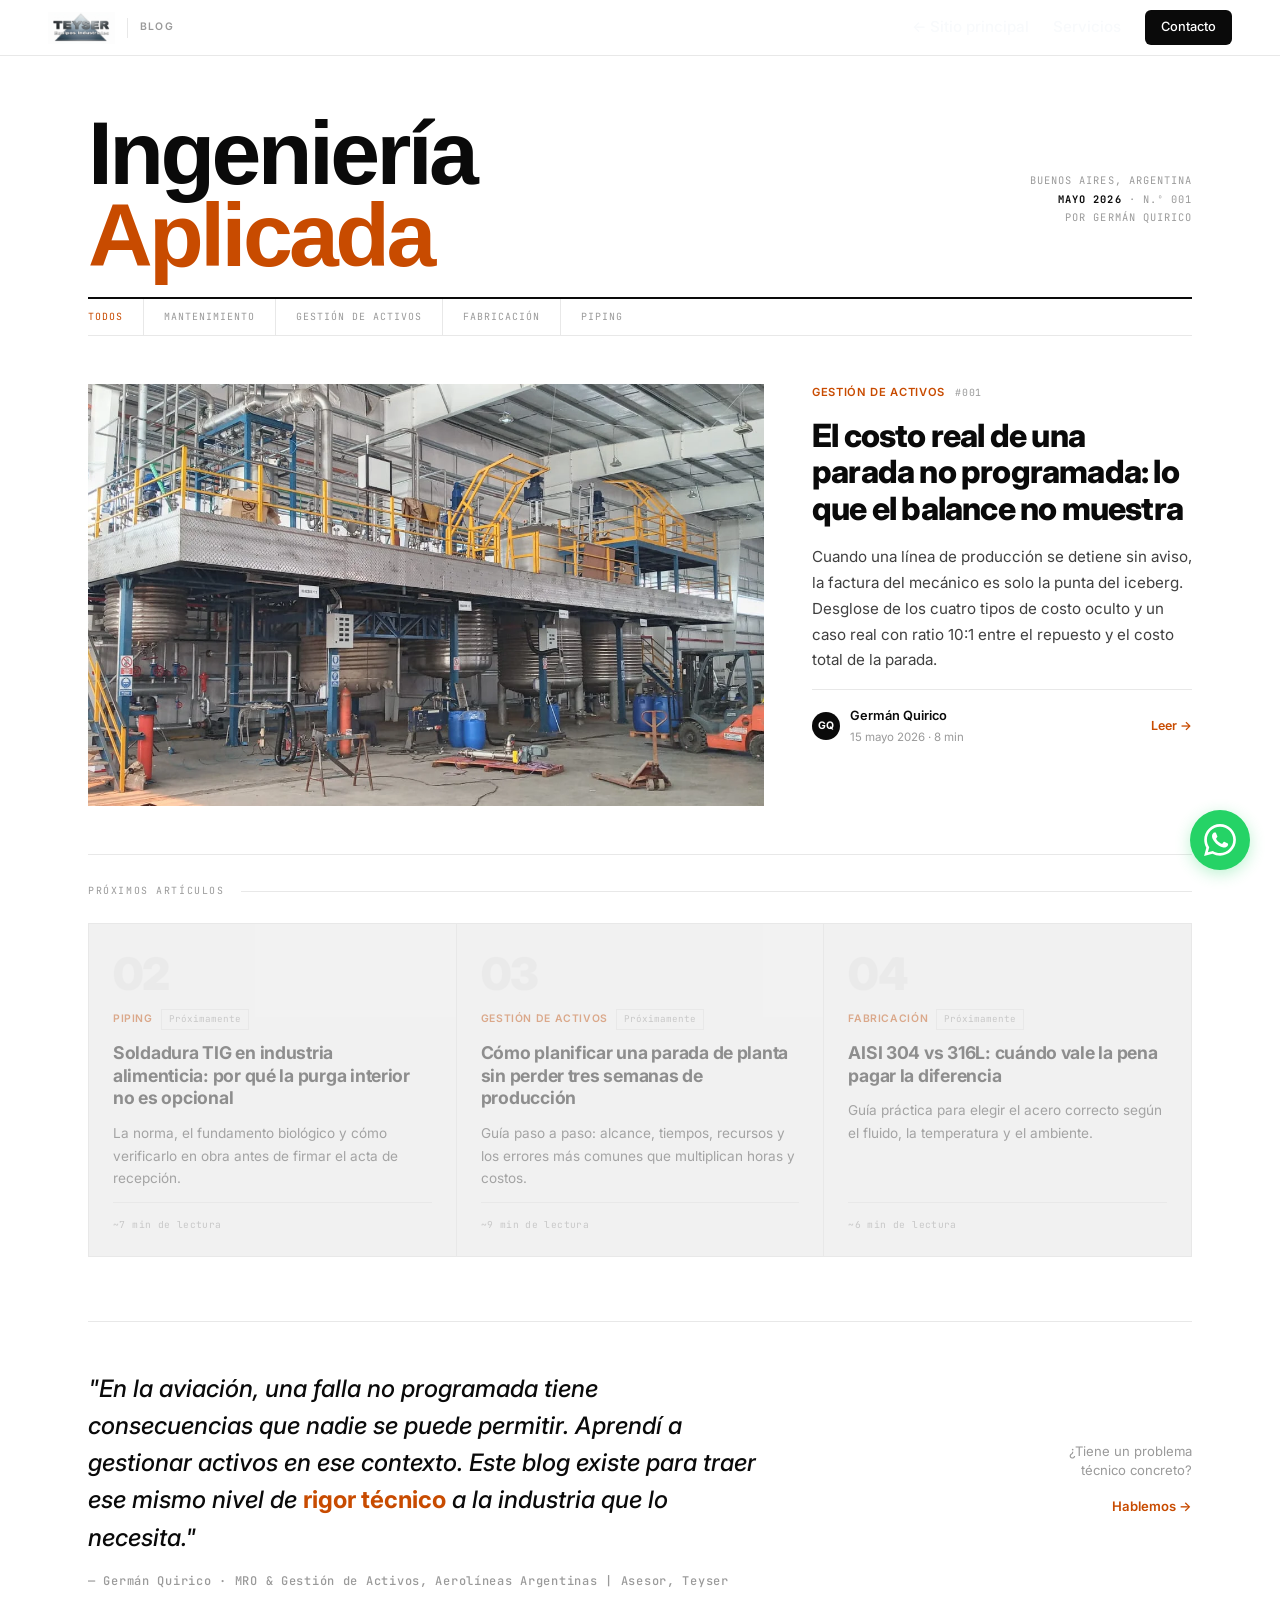
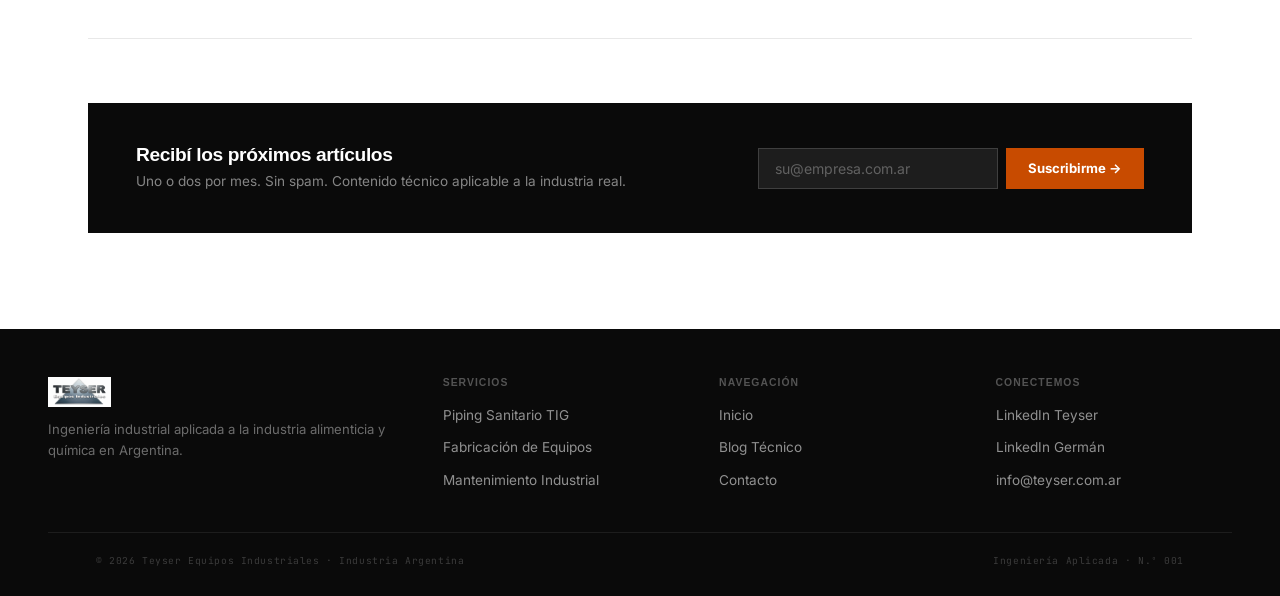
<file: blog/index.html>
<!DOCTYPE html>
<html lang="es">
<head>
    <meta charset="UTF-8">
    <meta name="viewport" content="width=device-width, initial-scale=1.0">
    <title>Blog Técnico — Teyser Montajes Industriales</title>
    <meta name="description" content="Artículos sobre mantenimiento industrial, gestión de activos y fabricación de equipos para la industria real. Por Germán Quirico.">
    <meta name="robots" content="index, follow">
    <link rel="canonical" href="https://teyser.com.ar/blog/">
    <link rel="icon" type="image/webp" href="../LogoTeyser.webp">
    <meta property="og:type" content="website">
    <meta property="og:url" content="https://teyser.com.ar/blog/">
    <meta property="og:title" content="Blog Técnico — Teyser Montajes Industriales">
    <meta property="og:description" content="Artículos sobre mantenimiento industrial, gestión de activos y fabricación de equipos para la industria real. Por Germán Quirico.">
    <meta property="og:image" content="https://teyser.com.ar/Fotos/case-montajes.webp">
    <meta property="og:image:width" content="1200">
    <meta property="og:image:height" content="630">
    <meta property="og:locale" content="es_AR">
    <meta property="og:site_name" content="Teyser Montajes Industriales">
    <meta name="twitter:card" content="summary_large_image">
    <meta name="twitter:title" content="Blog Técnico — Teyser Montajes Industriales">
    <meta name="twitter:description" content="Artículos sobre mantenimiento industrial, gestión de activos y fabricación de equipos para la industria real.">
    <meta name="twitter:image" content="https://teyser.com.ar/Fotos/case-montajes.webp">
    <meta name="author" content="Germán Quirico">
    <script type="application/ld+json">
    {
      "@context": "https://schema.org",
      "@type": "Blog",
      "name": "Blog Técnico — Teyser",
      "description": "Artículos sobre mantenimiento industrial, gestión de activos y fabricación de equipos para la industria real.",
      "url": "https://teyser.com.ar/blog/",
      "publisher": {
        "@type": "Organization",
        "name": "Teyser Montajes Industriales",
        "url": "https://teyser.com.ar/",
        "logo": {"@type": "ImageObject", "url": "https://teyser.com.ar/LogoTeyser.webp"}
      },
      "blogPost": [
        {
          "@type": "BlogPosting",
          "headline": "El costo real de una parada no programada: lo que el balance no muestra",
          "url": "https://teyser.com.ar/blog/el-costo-real-parada-no-programada",
          "datePublished": "2026-05-15",
          "author": {"@type": "Person", "name": "Germán Quirico"},
          "image": "https://teyser.com.ar/Fotos/Mantenimiento%20industrial%20en%20planta%20alimenticia.webp",
          "description": "Una parada no programada no cuesta lo que dice la orden de trabajo. Desglose real de los 4 tipos de costo oculto y cómo calcularlos en su planta."
        }
      ]
    }
    </script>
    <link rel="preconnect" href="https://fonts.googleapis.com">
    <link rel="preconnect" href="https://fonts.gstatic.com" crossorigin>
    <link href="https://fonts.googleapis.com/css2?family=Inter:wght@400;500;600;700;800;900&display=swap" rel="stylesheet">
    <link href="https://fonts.googleapis.com/css2?family=JetBrains+Mono:wght@400;500&display=swap" rel="stylesheet">
    <link rel="stylesheet" href="../styles.css">
    <meta name="google-site-verification" content="0afqe0fQy7a0navyc0AF_N-gjVUav7LhWIp07wSXdBg">

    <style>
    *, *::before, *::after { box-sizing: border-box; margin: 0; padding: 0; }

    :root {
        --white:  #FFFFFF;
        --ink:    #0A0A0A;
        --ink2:   #404040;
        --muted:  #9A9A9A;
        --rule:   #E8E8E8;
        --acc:    #C84B00;
        --acc-bg: #FFF4EF;
        --max:    1200px;
        --pad:    clamp(20px, 4vw, 48px);
    }

    body {
        background: var(--white);
        color: var(--ink);
        font-family: 'Inter', sans-serif;
        -webkit-font-smoothing: antialiased;
    }

    /* ── NAV ──────────────────────────────────────────────────── */
    .nav {
        position: sticky; top: 0; z-index: 900;
        background: #fff;
        border-bottom: 1px solid var(--rule);
        display: flex; align-items: center; justify-content: space-between;
        padding: 0 var(--pad);
        height: 56px;
    }
    .nav-logo { display: flex; align-items: center; gap: 12px; text-decoration: none; }
    .nav-logo img { height: 32px; }
    .nav-sep { width: 1px; height: 20px; background: var(--rule); }
    .nav-tag {
        font-size: .65rem; font-weight: 600; letter-spacing: .12em;
        text-transform: uppercase; color: var(--muted);
    }
    .nav-links { display: flex; align-items: center; gap: 24px; }
    .nav-links a {
        font-size: .82rem; font-weight: 500; color: var(--ink2);
        text-decoration: none; transition: color .15s;
    }
    .nav-links a:hover { color: var(--acc); }
    .nav-links a.pill {
        background: var(--ink); color: #fff;
        padding: 7px 16px; border-radius: 6px;
        font-size: .8rem; transition: background .15s;
    }
    .nav-links a.pill:hover { background: var(--acc); color: #fff; }

    /* ── MASTHEAD ─────────────────────────────────────────────── */
    .masthead {
        max-width: var(--max);
        margin: 0 auto;
        padding: 56px var(--pad) 0;
    }
    .masthead-top {
        display: flex; align-items: baseline; justify-content: space-between;
        padding-bottom: 20px;
        border-bottom: 2px solid var(--ink);
    }
    .masthead-title {
        font-size: clamp(3rem, 7vw, 6.5rem);
        font-weight: 900;
        line-height: .92;
        letter-spacing: -.04em;
        color: var(--ink);
    }
    .masthead-title span { color: var(--acc); }
    .masthead-edition {
        font-family: 'JetBrains Mono', monospace;
        font-size: .65rem; letter-spacing: .1em;
        text-transform: uppercase; color: var(--muted);
        text-align: right; line-height: 1.8; flex-shrink: 0;
        padding-bottom: 4px;
    }
    .masthead-cats {
        display: flex; gap: 0;
        border-bottom: 1px solid var(--rule);
        margin-bottom: 0;
    }
    .mcat {
        font-family: 'JetBrains Mono', monospace;
        font-size: .62rem; letter-spacing: .1em; text-transform: uppercase;
        color: var(--muted); padding: 10px 20px 10px 0;
        margin-right: 20px; border-right: 1px solid var(--rule);
        cursor: pointer; transition: color .15s; text-decoration: none;
    }
    .mcat:last-child { border-right: none; }
    .mcat:hover, .mcat.on { color: var(--acc); }

    /* ── FEATURED ─────────────────────────────────────────────── */
    .main { max-width: var(--max); margin: 0 auto; padding: 0 var(--pad) 96px; }

    .featured {
        display: grid;
        grid-template-columns: 1fr 380px;
        gap: 48px;
        padding: 48px 0;
        border-bottom: 1px solid var(--rule);
        align-items: start;
    }
    .feat-img {
        aspect-ratio: 16/10;
        overflow: hidden;
        background: #f5f5f5;
    }
    .feat-img img {
        width: 100%; height: 100%;
        object-fit: cover;
        transition: transform .5s;
        display: block;
    }
    .featured:hover .feat-img img { transform: scale(1.03); }

    .feat-content { display: flex; flex-direction: column; gap: 16px; }
    .feat-eyebrow {
        display: flex; align-items: center; gap: 10px;
    }
    .cat-pill {
        font-size: .7rem; font-weight: 600; letter-spacing: .06em;
        text-transform: uppercase; color: var(--acc);
    }
    .issue-tag {
        font-family: 'JetBrains Mono', monospace;
        font-size: .62rem; color: var(--muted); letter-spacing: .08em;
    }
    .feat-title {
        font-size: clamp(1.6rem, 2.5vw, 2.2rem);
        font-weight: 800;
        line-height: 1.15;
        letter-spacing: -.025em;
        color: var(--ink);
        text-decoration: none;
        display: block;
        transition: color .15s;
    }
    .feat-title:hover { color: var(--acc); }
    .feat-deck {
        font-size: .95rem;
        line-height: 1.7;
        color: var(--ink2);
    }
    .feat-foot {
        display: flex; align-items: center; justify-content: space-between;
        padding-top: 16px;
        border-top: 1px solid var(--rule);
        margin-top: auto;
    }
    .byline { display: flex; align-items: center; gap: 10px; }
    .byline-av {
        width: 28px; height: 28px; border-radius: 50%;
        background: var(--ink);
        font-size: .65rem; font-weight: 700; color: #fff;
        display: flex; align-items: center; justify-content: center;
        flex-shrink: 0;
    }
    .byline-info { display: flex; flex-direction: column; gap: 1px; }
    .byline-name { font-size: .8rem; font-weight: 600; color: var(--ink); }
    .byline-date { font-size: .72rem; color: var(--muted); }
    .read-btn {
        font-size: .78rem; font-weight: 600; color: var(--acc);
        text-decoration: none; display: flex; align-items: center; gap: 4px;
        transition: gap .15s;
    }
    .read-btn:hover { gap: 8px; }

    /* ── PRÓXIMOS ─────────────────────────────────────────────── */
    .sec-label {
        font-family: 'JetBrains Mono', monospace;
        font-size: .62rem; letter-spacing: .16em; text-transform: uppercase;
        color: var(--muted);
        display: flex; align-items: center; gap: 16px;
        padding: 28px 0 24px;
    }
    .sec-label::after { content: ''; flex: 1; height: 1px; background: var(--rule); }

    .cards {
        display: grid;
        grid-template-columns: repeat(3, 1fr);
        gap: 1px;
        background: var(--rule);
        border: 1px solid var(--rule);
    }
    .card {
        background: #fff;
        padding: 28px 24px 24px;
        display: flex; flex-direction: column; gap: 12px;
        transition: background .15s;
    }
    .card:hover { background: #fafafa; }
    .card.coming { opacity: .4; pointer-events: none; }
    .card-n {
        font-size: 2.8rem; font-weight: 900;
        color: var(--ink); opacity: .06;
        line-height: 1; letter-spacing: -.04em;
    }
    .card-cats { display: flex; gap: 8px; align-items: center; }
    .card-cat {
        font-size: .65rem; font-weight: 600; letter-spacing: .06em;
        text-transform: uppercase; color: var(--acc);
    }
    .soon-tag {
        font-family: 'JetBrains Mono', monospace;
        font-size: .58rem; color: var(--muted);
        border: 1px solid var(--rule); padding: 2px 7px;
    }
    .card-title {
        font-size: 1.1rem; font-weight: 700;
        line-height: 1.3; letter-spacing: -.015em;
        color: var(--ink); text-decoration: none; display: block;
    }
    .card-title:hover { color: var(--acc); }
    .card-desc {
        font-size: .85rem; line-height: 1.65; color: var(--ink2); flex: 1;
    }
    .card-foot {
        padding-top: 14px; border-top: 1px solid var(--rule);
        font-family: 'JetBrains Mono', monospace;
        font-size: .6rem; color: var(--muted); letter-spacing: .04em;
        margin-top: auto;
    }

    /* ── MANIFESTO ────────────────────────────────────────────── */
    .manifesto {
        margin: 64px 0;
        padding: 48px 0;
        border-top: 1px solid var(--rule);
        border-bottom: 1px solid var(--rule);
        display: grid;
        grid-template-columns: 1fr auto;
        gap: 64px;
        align-items: center;
    }
    .manifesto blockquote {
        font-size: clamp(1.15rem, 2vw, 1.5rem);
        font-weight: 500;
        line-height: 1.55;
        color: var(--ink);
        font-style: italic;
        max-width: 680px;
    }
    .manifesto blockquote em { font-style: normal; color: var(--acc); font-weight: 700; }
    .manifesto cite {
        display: block;
        font-size: .75rem; font-style: normal; font-weight: 500;
        color: var(--muted); margin-top: 16px;
        font-family: 'JetBrains Mono', monospace; letter-spacing: .06em;
    }
    .manifesto-action { text-align: right; flex-shrink: 0; }
    .manifesto-action p {
        font-size: .82rem; color: var(--muted);
        margin-bottom: 12px; line-height: 1.5;
    }
    .mlink {
        font-size: .82rem; font-weight: 600; color: var(--acc);
        text-decoration: none; display: inline-flex; align-items: center;
        gap: 4px; transition: gap .15s;
    }
    .mlink:hover { gap: 8px; }

    /* ── NEWSLETTER ───────────────────────────────────────────── */
    .newsletter {
        background: var(--ink);
        padding: 40px 48px;
        display: grid;
        grid-template-columns: 1fr auto;
        gap: 40px;
        align-items: center;
        margin-top: 16px;
    }
    .nl-left h3 {
        font-size: 1.2rem; font-weight: 800;
        color: #fff; margin-bottom: 5px;
        letter-spacing: -.02em;
    }
    .nl-left p { font-size: .85rem; color: rgba(255,255,255,.5); }
    .nl-form { display: flex; gap: 8px; flex-shrink: 0; }
    .nl-form input {
        padding: 11px 16px;
        background: rgba(255,255,255,.08);
        border: 1px solid rgba(255,255,255,.15);
        color: #fff;
        font-family: 'Inter', sans-serif; font-size: .88rem;
        outline: none; width: 240px;
        transition: border-color .15s;
        border-radius: 0;
    }
    .nl-form input:focus { border-color: var(--acc); }
    .nl-form input::placeholder { color: rgba(255,255,255,.3); }
    .nl-btn {
        font-family: 'Inter', sans-serif;
        font-size: .82rem; font-weight: 700;
        padding: 11px 22px;
        background: var(--acc); color: #fff; border: none;
        cursor: pointer; white-space: nowrap;
        transition: background .15s;
        border-radius: 0;
    }
    .nl-btn:hover { background: #a33c00; }

    /* ── FOOTER ───────────────────────────────────────────────── */
    .ft {
        background: var(--ink); color: #fff;
        padding: 48px var(--pad) 28px;
    }
    .ft-in {
        max-width: var(--max); margin: 0 auto;
        display: grid; grid-template-columns: 1.5fr 1fr 1fr 1fr;
        gap: 40px; padding-bottom: 32px;
        border-bottom: 1px solid rgba(255,255,255,.08);
        margin-bottom: 20px;
    }
    .ft-brand img { height: 30px; margin-bottom: 12px; display: block; }
    .ft-brand p { font-size: .82rem; color: rgba(255,255,255,.4); line-height: 1.6; }
    .ft-col h4 {
        font-size: .65rem; font-weight: 700; letter-spacing: .1em;
        text-transform: uppercase; color: rgba(255,255,255,.3); margin-bottom: 12px;
    }
    .ft-col ul { list-style: none; padding: 0; }
    .ft-col li { margin-bottom: 7px; }
    .ft-col a { font-size: .85rem; color: rgba(255,255,255,.55); text-decoration: none; transition: color .15s; }
    .ft-col a:hover { color: #fff; }
    .ft-bot {
        max-width: var(--max); margin: 0 auto;
        padding: 0 var(--pad);
        display: flex; justify-content: space-between;
    }
    .ft-bot p {
        font-family: 'JetBrains Mono', monospace;
        font-size: .6rem; color: rgba(255,255,255,.2); letter-spacing: .06em;
    }

    /* ── RESPONSIVE ───────────────────────────────────────────── */
    @media (max-width: 960px) {
        .featured { grid-template-columns: 1fr; gap: 28px; }
        .feat-img { aspect-ratio: 16/8; }
        .cards { grid-template-columns: 1fr 1fr; }
        .manifesto { grid-template-columns: 1fr; gap: 28px; }
        .manifesto-action { text-align: left; }
        .newsletter { grid-template-columns: 1fr; gap: 24px; padding: 32px 24px; }
        .nl-form input { width: 100%; }
        .ft-in { grid-template-columns: 1fr 1fr; gap: 28px; }
    }
    @media (max-width: 640px) {
        .nav-links a:not(.pill) { display: none; }
        .cards { grid-template-columns: 1fr; }
        .masthead-title { font-size: 2.8rem; }
        .masthead-edition { display: none; }
        .ft-in { grid-template-columns: 1fr; gap: 24px; }
        .nl-form { flex-direction: column; }
    }
    </style>
</head>
<body>

<!-- NAV -->
<nav class="nav">
    <a href="/" class="nav-logo">
        <img src="../LogoTeyser.webp" alt="Teyser">
        <div class="nav-sep"></div>
        <span class="nav-tag">Blog</span>
    </a>
    <div class="nav-links">
        <a href="/">← Sitio principal</a>
        <a href="/#soluciones">Servicios</a>
        <a href="/#contacto" class="pill">Contacto</a>
    </div>
</nav>

<!-- MASTHEAD -->
<div class="masthead">
    <div class="masthead-top">
        <h1 class="masthead-title">Ingeniería<br><span>Aplicada</span></h1>
        <div class="masthead-edition">
            Buenos Aires, Argentina<br>
            <strong style="color:#0A0A0A;">Mayo 2026</strong> · N.º 001<br>
            Por Germán Quirico
        </div>
    </div>
    <div class="masthead-cats">
        <a class="mcat on" href="#">Todos</a>
        <a class="mcat" href="#">Mantenimiento</a>
        <a class="mcat" href="#">Gestión de Activos</a>
        <a class="mcat" href="#">Fabricación</a>
        <a class="mcat" href="#">Piping</a>
    </div>
</div>

<!-- MAIN -->
<div class="main">

    <!-- FEATURED -->
    <article class="featured">
        <div class="feat-img">
            <img src="../Fotos/Instalación llave en mano de reactores para el sector químico.webp"
                 alt="Instalación de reactores industriales en planta química">
        </div>
        <div class="feat-content">
            <div class="feat-eyebrow">
                <span class="cat-pill">Gestión de Activos</span>
                <span class="issue-tag">#001</span>
            </div>
            <a href="/blog/el-costo-real-parada-no-programada" class="feat-title">
                El costo real de una parada no programada: lo que el balance no muestra
            </a>
            <p class="feat-deck">Cuando una línea de producción se detiene sin aviso, la factura del mecánico es solo la punta del iceberg. Desglose de los cuatro tipos de costo oculto y un caso real con ratio 10:1 entre el repuesto y el costo total de la parada.</p>
            <div class="feat-foot">
                <div class="byline">
                    <div class="byline-av">GQ</div>
                    <div class="byline-info">
                        <span class="byline-name">Germán Quirico</span>
                        <span class="byline-date">15 mayo 2026 · 8 min</span>
                    </div>
                </div>
                <a href="/blog/el-costo-real-parada-no-programada" class="read-btn">
                    Leer →
                </a>
            </div>
        </div>
    </article>

    <!-- PRÓXIMOS -->
    <div class="sec-label">Próximos artículos</div>

    <div class="cards">
        <div class="card coming">
            <div class="card-n">02</div>
            <div class="card-cats">
                <span class="card-cat">Piping</span>
                <span class="soon-tag">Próximamente</span>
            </div>
            <a class="card-title">Soldadura TIG en industria alimenticia: por qué la purga interior no es opcional</a>
            <p class="card-desc">La norma, el fundamento biológico y cómo verificarlo en obra antes de firmar el acta de recepción.</p>
            <div class="card-foot">~7 min de lectura</div>
        </div>
        <div class="card coming">
            <div class="card-n">03</div>
            <div class="card-cats">
                <span class="card-cat">Gestión de Activos</span>
                <span class="soon-tag">Próximamente</span>
            </div>
            <a class="card-title">Cómo planificar una parada de planta sin perder tres semanas de producción</a>
            <p class="card-desc">Guía paso a paso: alcance, tiempos, recursos y los errores más comunes que multiplican horas y costos.</p>
            <div class="card-foot">~9 min de lectura</div>
        </div>
        <div class="card coming">
            <div class="card-n">04</div>
            <div class="card-cats">
                <span class="card-cat">Fabricación</span>
                <span class="soon-tag">Próximamente</span>
            </div>
            <a class="card-title">AISI 304 vs 316L: cuándo vale la pena pagar la diferencia</a>
            <p class="card-desc">Guía práctica para elegir el acero correcto según el fluido, la temperatura y el ambiente.</p>
            <div class="card-foot">~6 min de lectura</div>
        </div>
    </div>

    <!-- MANIFESTO -->
    <div class="manifesto">
        <blockquote>
            "En la aviación, una falla no programada tiene consecuencias que nadie se puede permitir.
            Aprendí a gestionar activos en ese contexto. Este blog existe para traer ese mismo
            nivel de <em>rigor técnico</em> a la industria que lo necesita."
            <cite>— Germán Quirico · MRO & Gestión de Activos, Aerolíneas Argentinas | Asesor, Teyser</cite>
        </blockquote>
        <div class="manifesto-action">
            <p>¿Tiene un problema<br>técnico concreto?</p>
            <a href="https://wa.me/5491136292997" class="mlink" target="_blank" rel="noopener">Hablemos →</a>
        </div>
    </div>

    <!-- NEWSLETTER -->
    <div class="newsletter">
        <div class="nl-left">
            <h3>Recibí los próximos artículos</h3>
            <p>Uno o dos por mes. Sin spam. Contenido técnico aplicable a la industria real.</p>
        </div>
        <form class="nl-form" action="https://formspree.io/f/mjgggdkg" method="POST">
            <input type="hidden" name="tipo" value="newsletter_blog">
            <input type="email" name="email" placeholder="su@empresa.com.ar" required>
            <button type="submit" class="nl-btn">Suscribirme →</button>
        </form>
    </div>

</div>

<!-- FOOTER -->
<footer class="ft">
    <div class="ft-in">
        <div class="ft-brand">
            <img src="../LogoTeyser.webp" alt="Teyser">
            <p>Ingeniería industrial aplicada a la industria alimenticia y química en Argentina.</p>
        </div>
        <div class="ft-col"><h4>Servicios</h4><ul>
            <li><a href="/piping-sanitario">Piping Sanitario TIG</a></li>
            <li><a href="/fabricacion-equipos">Fabricación de Equipos</a></li>
            <li><a href="/mantenimiento-industrial">Mantenimiento Industrial</a></li>
        </ul></div>
        <div class="ft-col"><h4>Navegación</h4><ul>
            <li><a href="/">Inicio</a></li>
            <li><a href="/blog/">Blog Técnico</a></li>
            <li><a href="/#contacto">Contacto</a></li>
        </ul></div>
        <div class="ft-col"><h4>Conectemos</h4><ul>
            <li><a href="https://www.linkedin.com/company/teyser-equipos-industriales" target="_blank" rel="noopener">LinkedIn Teyser</a></li>
            <li><a href="https://www.linkedin.com/in/germanquirico" target="_blank" rel="noopener">LinkedIn Germán</a></li>
            <li><a href="mailto:info@teyser.com.ar">info@teyser.com.ar</a></li>
        </ul></div>
    </div>
    <div class="ft-bot">
        <p>&copy; 2026 Teyser Equipos Industriales · Industria Argentina</p>
        <p>Ingeniería Aplicada · N.º 001</p>
    </div>
</footer>

<a href="https://wa.me/5491136292997" class="whatsapp-float" target="_blank" aria-label="WhatsApp">
    <svg class="whatsapp-icon" viewBox="0 0 24 24"><path d="M.057 24l1.687-6.163c-1.041-1.804-1.588-3.849-1.587-5.946.003-6.556 5.338-11.891 11.893-11.891 3.181.001 6.167 1.24 8.413 3.488 2.245 2.248 3.481 5.236 3.48 8.414-.003 6.557-5.338 11.892-11.893 11.892-1.99-.001-3.951-.5-5.688-1.448l-6.305 1.654zm6.597-3.807c1.676.995 3.276 1.591 5.392 1.592 5.448 0 9.886-4.434 9.889-9.885.002-5.462-4.415-9.89-9.881-9.892-5.452 0-9.887 4.434-9.889 9.884-.001 2.225.651 3.891 1.746 5.634l-.999 3.648 3.742-.981zm11.387-5.464c-.074-.124-.272-.198-.57-.347-.297-.149-1.758-.868-2.031-.967-.272-.099-.47-.149-.669.149-.198.297-.768.967-.941 1.165-.173.198-.347.223-.644.074-.297-.149-1.255-.462-2.39-1.475-.883-.788-1.48-1.761-1.653-2.059-.173-.297-.018-.458.13-.606.134-.133.297-.347.446-.521.151-.172.2-.296.3-.495.099-.198.05-.372-.025-.521-.075-.148-.669-1.611-.916-2.206-.242-.579-.487-.501-.669-.51l-.57-.01c-.198 0-.52.074-.792.372-.272.297-1.04 1.017-1.04 2.479 0 1.462 1.065 2.875 1.213 3.074.149.198 2.095 3.2 5.076 4.487.709.306 1.263.489 1.694.626.712.226 1.36.194 1.872.118.571-.085 1.758-.719 2.006-1.413.248-.695.248-1.29.173-1.414z"/></svg>
</a>

<script src="../main.js" defer></script>
<script>
    document.querySelectorAll('.mcat').forEach(b => {
        b.addEventListener('click', e => {
            e.preventDefault();
            document.querySelectorAll('.mcat').forEach(x => x.classList.remove('on'));
            b.classList.add('on');
        });
    });
</script>
</body>
</html>
</file>
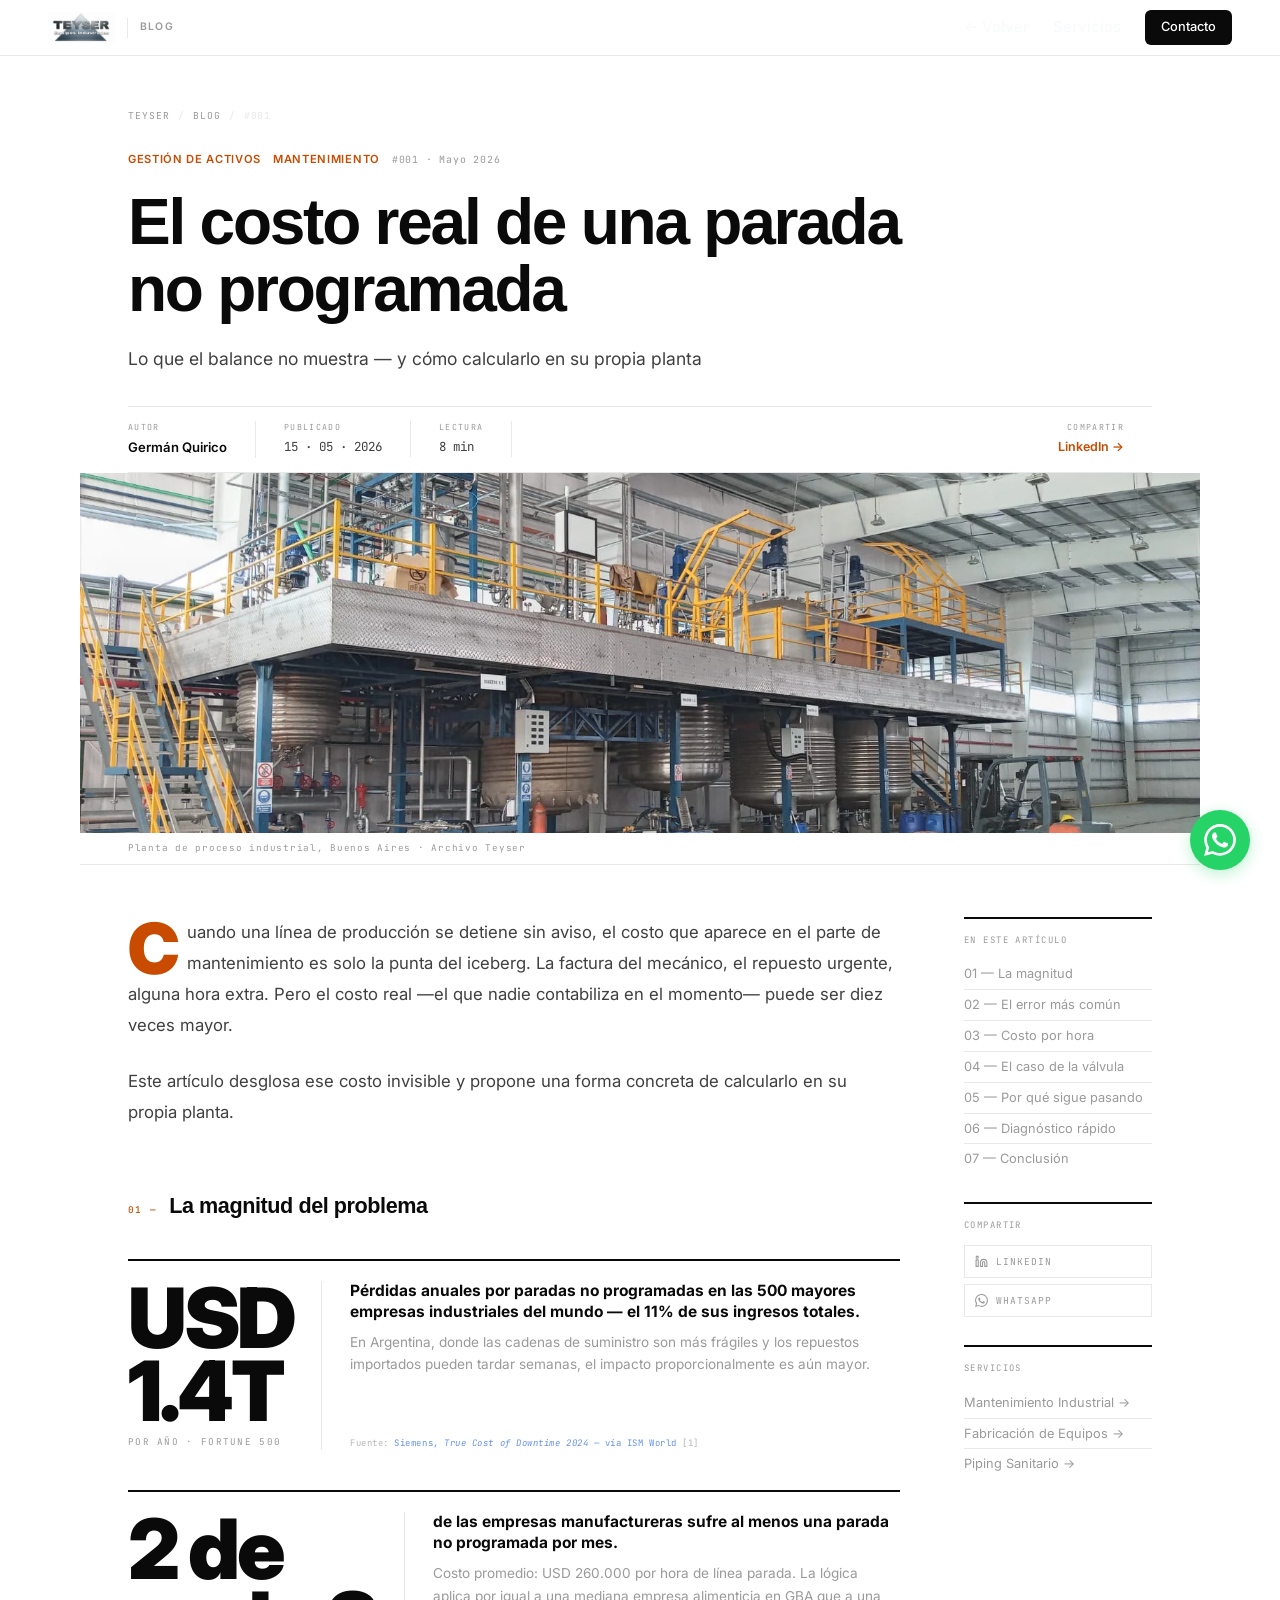
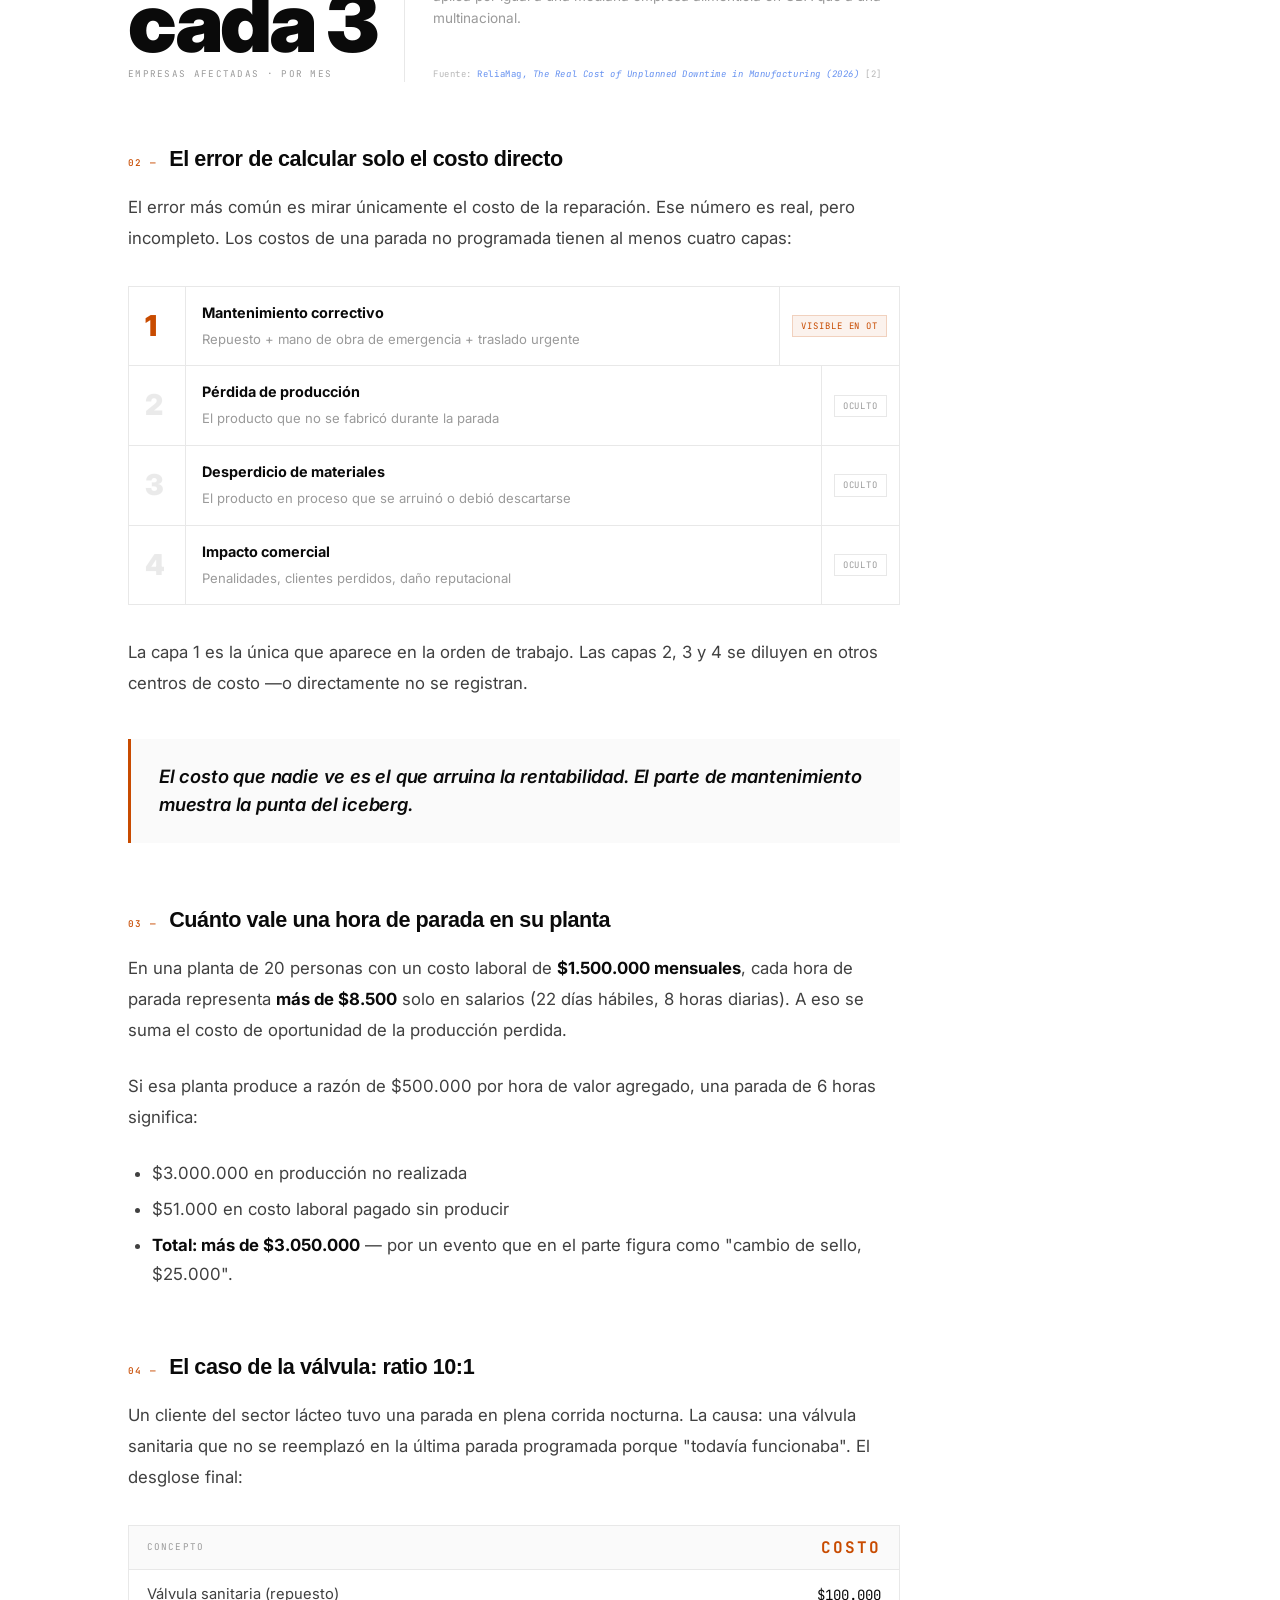
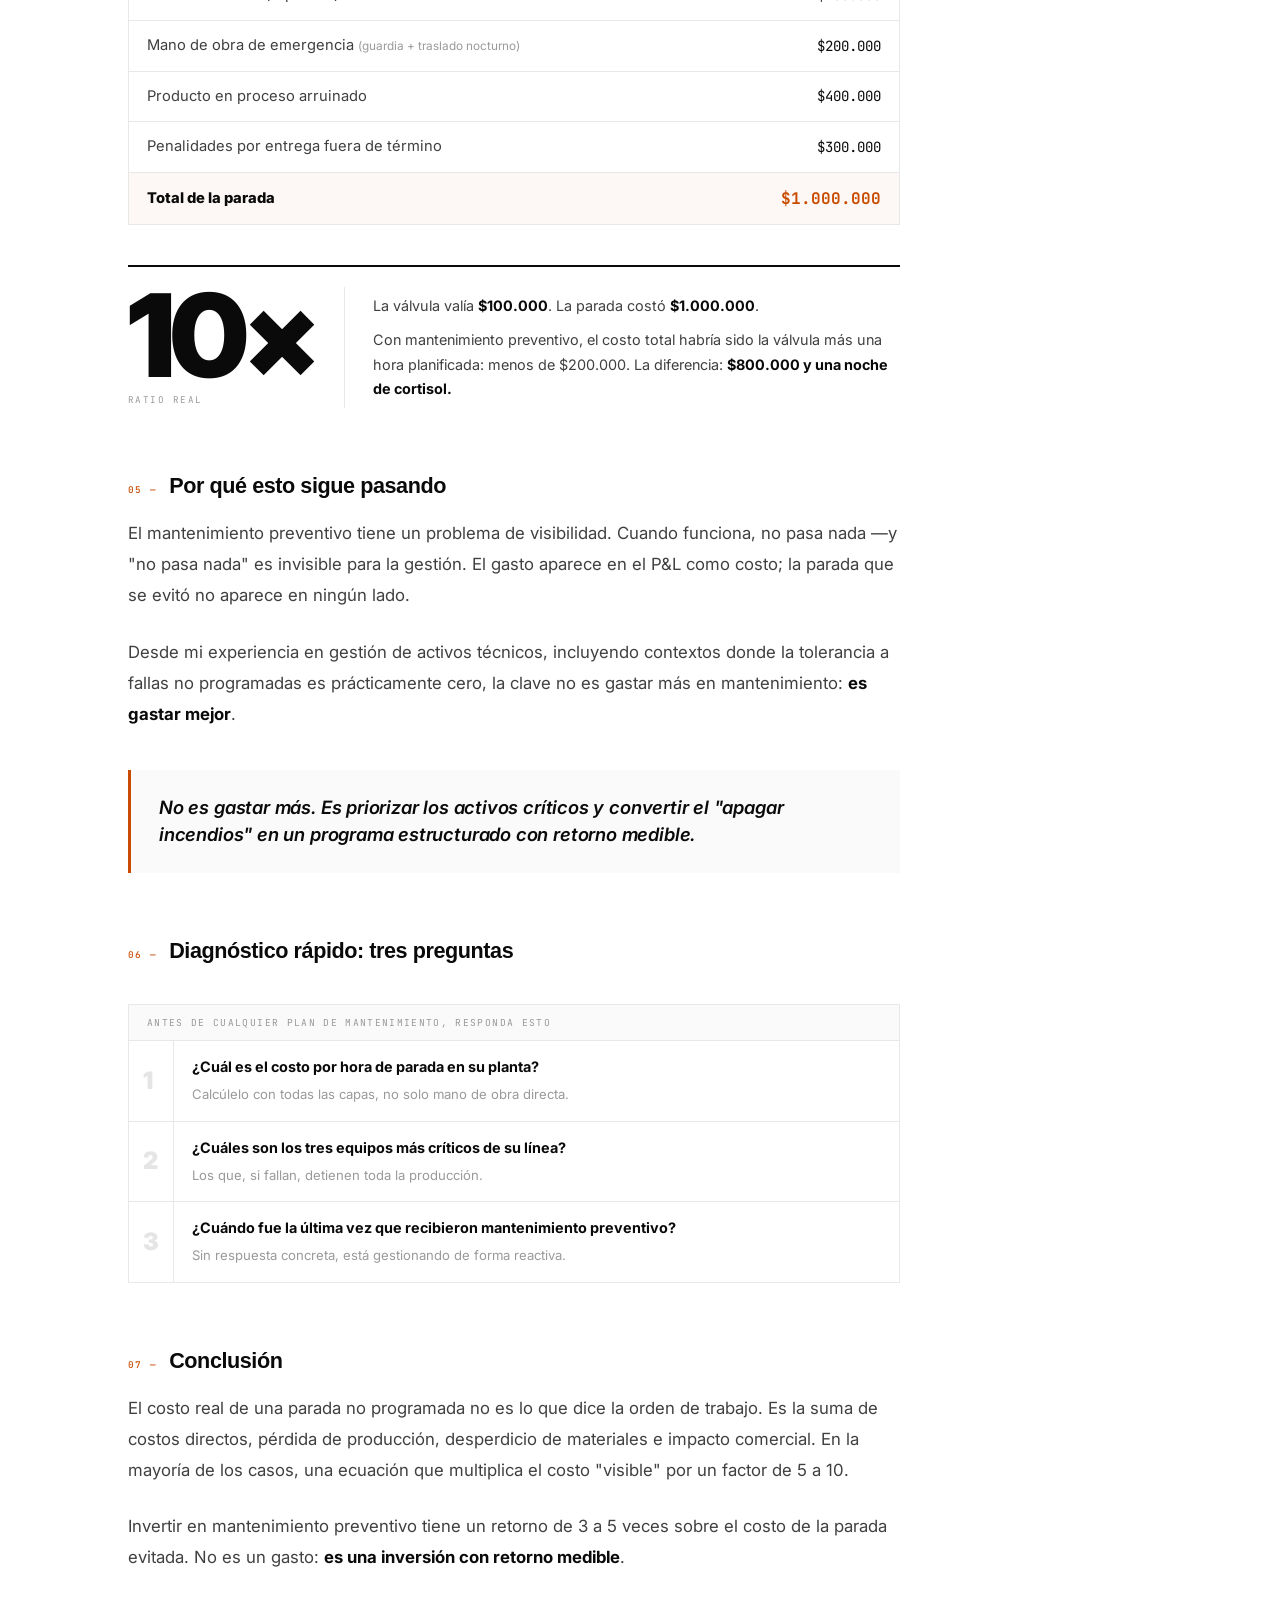
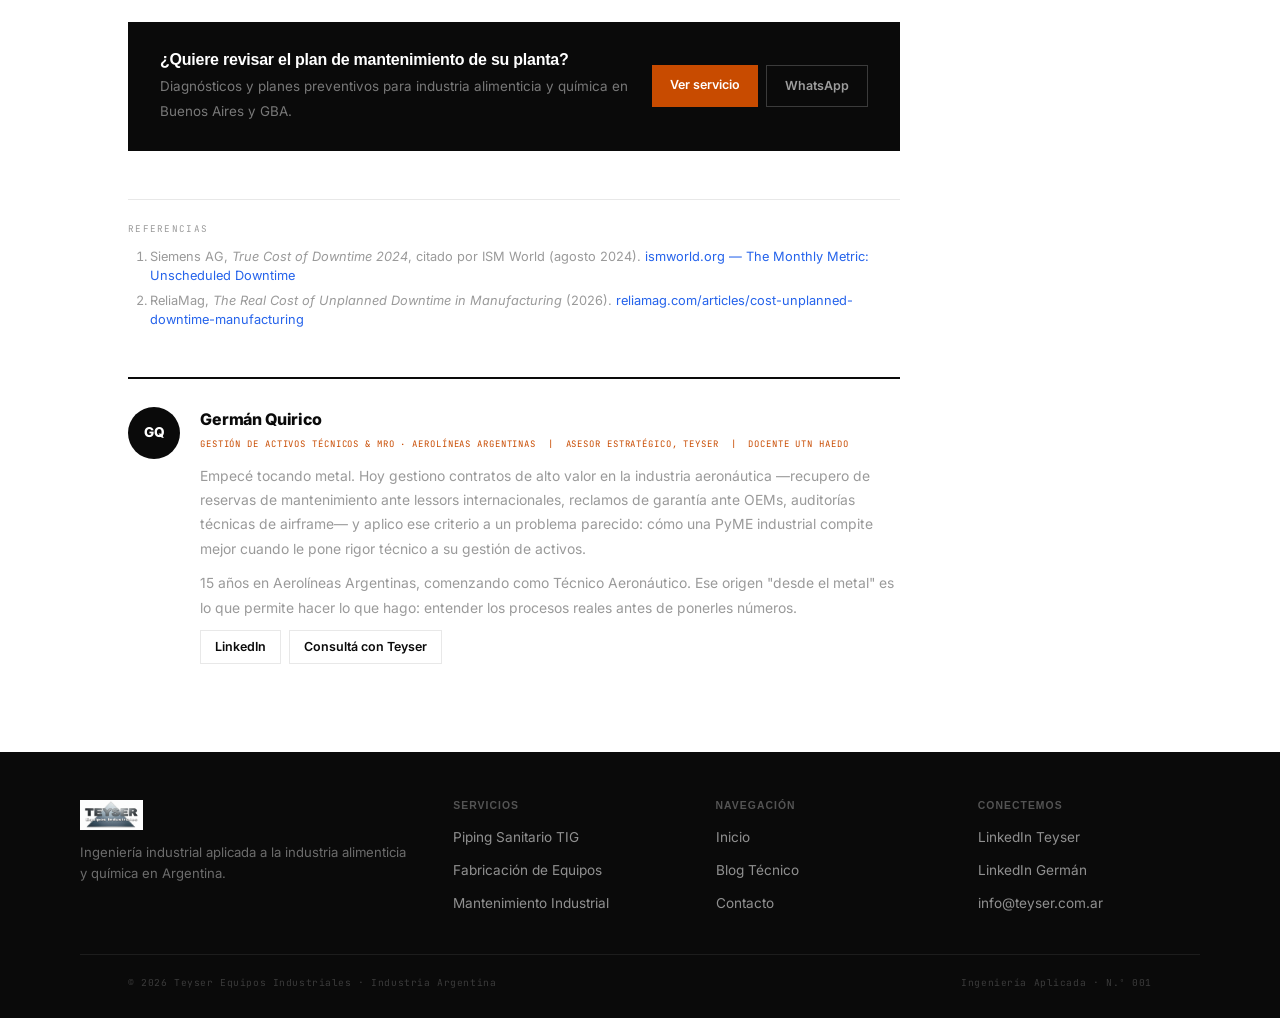
<file: blog/el-costo-real-parada-no-programada.html>
<!DOCTYPE html>
<html lang="es">
<head>
    <meta charset="UTF-8">
    <meta name="viewport" content="width=device-width, initial-scale=1.0">
    <title>El costo real de una parada no programada — Blog Teyser</title>
    <meta name="description" content="Una parada no programada no cuesta lo que dice la orden de trabajo. Los 4 costos ocultos y cómo calcularlos en su planta. Por Germán Quirico.">
    <meta name="author" content="Germán Quirico">
    <meta name="robots" content="index, follow">
    <link rel="canonical" href="https://teyser.com.ar/blog/el-costo-real-parada-no-programada">
    <link rel="icon" type="image/webp" href="../LogoTeyser.webp">
    <meta property="og:type" content="article">
    <meta property="og:url" content="https://teyser.com.ar/blog/el-costo-real-parada-no-programada">
    <meta property="og:title" content="El costo real de una parada no programada: lo que el balance no muestra">
    <meta property="og:description" content="La factura del mecánico es solo la punta del iceberg. Aprenda a calcular el costo real en su planta.">
    <meta property="og:image" content="https://teyser.com.ar/Fotos/case-montajes.webp">
    <meta property="og:locale" content="es_AR">
    <meta property="og:image:width" content="1200">
    <meta property="og:image:height" content="630">
    <meta property="og:site_name" content="Teyser Montajes Industriales">
    <meta property="article:published_time" content="2026-05-15">
    <meta property="article:author" content="Germán Quirico">
    <meta property="article:section" content="Mantenimiento Industrial">
    <meta property="article:tag" content="mantenimiento preventivo">
    <meta property="article:tag" content="gestión de activos">
    <meta property="article:tag" content="parada no programada">
    <meta name="twitter:card" content="summary_large_image">
    <link rel="preconnect" href="https://fonts.googleapis.com">
    <link rel="preconnect" href="https://fonts.gstatic.com" crossorigin>
    <link href="https://fonts.googleapis.com/css2?family=Inter:wght@400;500;600;700;800;900&display=swap" rel="stylesheet">
    <link href="https://fonts.googleapis.com/css2?family=JetBrains+Mono:wght@400;500&display=swap" rel="stylesheet">
    <link rel="stylesheet" href="../styles.css">
    <script type="application/ld+json">
    {
      "@context": "https://schema.org",
      "@type": "BlogPosting",
      "headline": "El costo real de una parada no programada: lo que el balance no muestra",
      "description": "Una parada no programada no cuesta lo que dice la orden de trabajo. Desglose real de los 4 tipos de costo oculto y cómo calcularlos en su planta.",
      "image": "https://teyser.com.ar/Fotos/case-montajes.webp",
      "author": {
        "@type": "Person",
        "name": "Germán Quirico",
        "url": "https://www.linkedin.com/in/germanquirico",
        "jobTitle": "Asesor Estratégico"
      },
      "publisher": {
        "@type": "Organization",
        "name": "Teyser Montajes Industriales",
        "url": "https://teyser.com.ar",
        "logo": {"@type": "ImageObject", "url": "https://teyser.com.ar/LogoTeyser.webp"}
      },
      "datePublished": "2026-05-15",
      "dateModified": "2026-08-10",
      "url": "https://teyser.com.ar/blog/el-costo-real-parada-no-programada",
      "inLanguage": "es-AR",
      "keywords": "mantenimiento preventivo, parada no programada, gestión de activos, industria alimenticia",
      "articleSection": "Mantenimiento Industrial",
      "mainEntityOfPage": {"@type": "WebPage", "@id": "https://teyser.com.ar/blog/el-costo-real-parada-no-programada"}
    }
    </script>
    <script type="application/ld+json">
    {
      "@context": "https://schema.org",
      "@type": "BreadcrumbList",
      "itemListElement": [
        {"@type": "ListItem", "position": 1, "name": "Inicio", "item": "https://teyser.com.ar/"},
        {"@type": "ListItem", "position": 2, "name": "Blog", "item": "https://teyser.com.ar/blog/"},
        {"@type": "ListItem", "position": 3, "name": "El costo real de una parada no programada", "item": "https://teyser.com.ar/blog/el-costo-real-parada-no-programada"}
      ]
    }
    </script>
    <meta name="google-site-verification" content="0afqe0fQy7a0navyc0AF_N-gjVUav7LhWIp07wSXdBg">

    <style>
    *, *::before, *::after { box-sizing: border-box; margin: 0; padding: 0; }

    :root {
        --white:  #FFFFFF;
        --ink:    #0A0A0A;
        --ink2:   #404040;
        --muted:  #9A9A9A;
        --rule:   #E8E8E8;
        --acc:    #C84B00;
        --max:    1120px;
        --pad:    clamp(20px, 4vw, 48px);
    }

    body {
        background: var(--white);
        color: var(--ink);
        font-family: 'Inter', sans-serif;
        -webkit-font-smoothing: antialiased;
    }

    /* ── NAV ──────────────────────────────────────────────────── */
    .nav {
        position: sticky; top: 0; z-index: 900;
        background: #fff;
        border-bottom: 1px solid var(--rule);
        display: flex; align-items: center; justify-content: space-between;
        padding: 0 var(--pad);
        height: 56px;
    }
    .nav-logo { display: flex; align-items: center; gap: 12px; text-decoration: none; }
    .nav-logo img { height: 32px; }
    .nav-sep { width: 1px; height: 20px; background: var(--rule); }
    .nav-tag {
        font-size: .65rem; font-weight: 600; letter-spacing: .12em;
        text-transform: uppercase; color: var(--muted);
    }
    .nav-links { display: flex; align-items: center; gap: 24px; }
    .nav-links a {
        font-size: .82rem; font-weight: 500; color: var(--ink2);
        text-decoration: none; transition: color .15s;
    }
    .nav-links a:hover { color: var(--acc); }
    .nav-links a.pill {
        background: var(--ink); color: #fff;
        padding: 7px 16px; border-radius: 6px;
        font-size: .8rem; transition: background .15s;
    }
    .nav-links a.pill:hover { background: var(--acc); color: #fff; }

    /* ── HERO ─────────────────────────────────────────────────── */
    .art-hero {
        max-width: var(--max);
        margin: 0 auto;
        padding: 52px var(--pad) 0;
    }
    .art-crumb {
        display: flex; align-items: center; gap: 8px;
        font-family: 'JetBrains Mono', monospace;
        font-size: .6rem; letter-spacing: .1em; text-transform: uppercase;
        color: var(--muted); margin-bottom: 28px;
    }
    .art-crumb a { color: inherit; text-decoration: none; transition: color .15s; }
    .art-crumb a:hover { color: var(--acc); }
    .art-crumb span { color: var(--rule); }

    .hero-eyebrow {
        display: flex; align-items: center; gap: 12px;
        margin-bottom: 20px;
    }
    .hero-cat {
        font-size: .7rem; font-weight: 600; letter-spacing: .06em;
        text-transform: uppercase; color: var(--acc);
    }
    .hero-issue {
        font-family: 'JetBrains Mono', monospace;
        font-size: .62rem; color: var(--muted); letter-spacing: .08em;
    }

    .art-title {
        font-size: clamp(2.2rem, 5vw, 4rem);
        font-weight: 900;
        line-height: 1.05;
        letter-spacing: -.035em;
        color: var(--ink);
        margin-bottom: 20px;
        max-width: 820px;
    }
    .art-deck {
        font-size: clamp(.95rem, 1.4vw, 1.1rem);
        font-weight: 400;
        line-height: 1.7;
        color: var(--ink2);
        max-width: 640px;
        margin-bottom: 32px;
    }

    .art-byline {
        display: flex; align-items: center; gap: 0;
        border-top: 1px solid var(--rule);
        border-bottom: 1px solid var(--rule);
        padding: 14px 0;
    }
    .byline-cell {
        display: flex; flex-direction: column; gap: 3px;
        padding-right: 28px; margin-right: 28px;
        border-right: 1px solid var(--rule);
    }
    .byline-cell:first-child { padding-left: 0; }
    .byline-cell:last-child { border-right: none; margin-left: auto; margin-right: 0; align-items: flex-end; }
    .byline-label {
        font-family: 'JetBrains Mono', monospace;
        font-size: .52rem; letter-spacing: .16em;
        text-transform: uppercase; color: var(--muted);
    }
    .byline-val { font-size: .82rem; font-weight: 600; color: var(--ink); }
    .byline-val.mono {
        font-family: 'JetBrains Mono', monospace;
        font-weight: 400; font-size: .78rem; color: var(--ink2);
    }
    .byline-share {
        font-size: .78rem; font-weight: 600; color: var(--acc);
        text-decoration: none; display: flex; align-items: center; gap: 4px;
        transition: gap .15s;
    }
    .byline-share:hover { gap: 8px; }

    /* ── FOTO ─────────────────────────────────────────────────── */
    .art-photo {
        max-width: var(--max); margin: 0 auto;
        overflow: hidden;
    }
    .art-photo img {
        display: block; width: 100%;
        height: clamp(240px, 40vh, 480px);
        object-fit: cover; object-position: center 30%;
    }
    .art-photo-cap {
        max-width: var(--max); margin: 0 auto;
        padding: 8px var(--pad);
        font-family: 'JetBrains Mono', monospace;
        font-size: .58rem; letter-spacing: .08em; color: var(--muted);
        border-bottom: 1px solid var(--rule);
    }

    /* ── ARTICLE LAYOUT ───────────────────────────────────────── */
    .art-wrap {
        max-width: var(--max); margin: 0 auto;
        display: grid;
        grid-template-columns: 1fr 188px;
        gap: 64px;
        padding: 52px var(--pad) 88px;
    }

    /* ── BODY ─────────────────────────────────────────────────── */
    .art-body p {
        font-size: 1.05rem; line-height: 1.85;
        color: var(--ink2); margin-bottom: 1.5em;
    }
    .art-body strong { color: var(--ink); }
    .art-body ul, .art-body ol { padding-left: 1.5em; margin-bottom: 1.5em; }
    .art-body li {
        font-size: 1.05rem; line-height: 1.75;
        color: var(--ink2); margin-bottom: .4em;
    }

    /* Drop cap — Inter 900 */
    .drop-cap::first-letter {
        font-size: 4.2em;
        font-weight: 900;
        float: left;
        line-height: .8;
        margin: .06em .12em 0 0;
        color: var(--acc);
    }

    /* H2 */
    .art-body h2 {
        font-size: 1.35rem; font-weight: 800;
        color: var(--ink); line-height: 1.2;
        letter-spacing: -.02em;
        margin: 3em 0 .9em;
        display: flex; align-items: baseline; gap: 12px;
    }
    .h2-n {
        font-family: 'JetBrains Mono', monospace;
        font-size: .58rem; letter-spacing: .14em;
        text-transform: uppercase; color: var(--acc);
        font-weight: 500; flex-shrink: 0;
    }

    /* ── STAT GRANDE ──────────────────────────────────────────── */
    .stat-block {
        margin: 2.5em 0;
        padding-top: 20px;
        border-top: 2px solid var(--ink);
        display: grid;
        grid-template-columns: auto 1fr;
        align-items: stretch;
    }
    .stat-fig {
        padding-right: 28px;
        border-right: 1px solid var(--rule);
        display: flex; flex-direction: column; justify-content: flex-start;
    }
    .stat-num {
        font-size: clamp(3.2rem, 6.5vw, 5.8rem);
        font-weight: 900;
        color: var(--ink);
        line-height: .88;
        letter-spacing: -.04em;
    }
    .stat-unit {
        font-family: 'JetBrains Mono', monospace;
        font-size: .58rem; letter-spacing: .14em;
        text-transform: uppercase; color: var(--muted);
        margin-top: 8px;
    }
    .stat-copy {
        padding-left: 28px;
        display: flex; flex-direction: column; justify-content: space-between;
    }
    .stat-copy strong {
        display: block; font-size: .97rem; font-weight: 700;
        color: var(--ink); line-height: 1.35; margin-bottom: 8px;
    }
    .stat-copy p {
        font-size: .85rem !important; line-height: 1.65 !important;
        color: var(--muted) !important; margin: 0 !important;
    }
    .stat-src {
        font-family: 'JetBrains Mono', monospace;
        font-size: .56rem; letter-spacing: .06em;
        color: var(--muted); margin-top: 14px; opacity: .7;
    }
    .stat-src a { color: #2563eb; text-decoration: none; }
    .stat-src a:hover { text-decoration: underline; }

    /* ── COST LAYERS ──────────────────────────────────────────── */
    .cost-layers { margin: 2em 0; border: 1px solid var(--rule); }
    .cost-layer {
        display: grid;
        grid-template-columns: 56px 1fr auto;
        border-bottom: 1px solid var(--rule);
    }
    .cost-layer:last-child { border-bottom: none; }
    .c-num {
        font-size: 1.8rem; font-weight: 900;
        color: var(--ink); opacity: .08;
        padding: 14px 0 14px 16px;
        line-height: 1; display: flex; align-items: center;
    }
    .cost-layer.visible .c-num { opacity: 1; color: var(--acc); }
    .c-info { padding: 14px 16px; border-left: 1px solid var(--rule); }
    .c-info strong { display: block; font-size: .9rem; font-weight: 700; color: var(--ink); margin-bottom: 2px; }
    .c-info span { font-size: .82rem; color: var(--muted); }
    .c-badge { padding: 14px 12px; display: flex; align-items: center; border-left: 1px solid var(--rule); }
    .badge {
        font-family: 'JetBrains Mono', monospace;
        font-size: .56rem; letter-spacing: .1em; text-transform: uppercase; padding: 3px 8px;
    }
    .badge-v { background: rgba(200,75,0,.07); color: var(--acc); border: 1px solid rgba(200,75,0,.2); }
    .badge-h { background: transparent; color: var(--muted); border: 1px solid var(--rule); }

    /* ── PULL QUOTE ───────────────────────────────────────────── */
    .pull-quote {
        margin: 2.5em 0;
        padding: 24px 28px;
        border-left: 3px solid var(--acc);
        background: #fafafa;
    }
    .pull-quote p {
        font-size: 1.15rem !important;
        font-weight: 600 !important;
        font-style: italic;
        color: var(--ink) !important;
        line-height: 1.5 !important;
        margin: 0 !important;
        letter-spacing: -.01em;
    }

    /* ── COST TABLE ───────────────────────────────────────────── */
    .cost-table-wrap { margin: 2em 0; border: 1px solid var(--rule); }
    .cost-table { width: 100%; border-collapse: collapse; }
    .cost-table th {
        background: #fafafa; padding: 9px 18px;
        font-family: 'JetBrains Mono', monospace;
        font-size: .58rem; letter-spacing: .12em; text-transform: uppercase;
        color: var(--muted); border-bottom: 1px solid var(--rule);
        font-weight: 400; text-align: left;
    }
    .cost-table td { padding: 13px 18px; border-bottom: 1px solid var(--rule); font-size: .92rem; color: var(--ink2); }
    .cost-table tr:last-child td { border-bottom: none; background: rgba(200,75,0,.04); }
    .cost-table tr:last-child td strong { color: var(--ink); font-weight: 800; }
    .cost-table .amount { font-family: 'JetBrains Mono', monospace; font-size: .88rem; text-align: right; white-space: nowrap; color: var(--ink); }
    .cost-table tr:last-child .amount { color: var(--acc); font-size: 1rem; font-weight: 700; }
    .cost-table small { color: var(--muted); font-size: .8em; }

    /* ── RATIO 10× ────────────────────────────────────────────── */
    .ratio-block {
        margin: 2.5em 0;
        padding-top: 20px;
        border-top: 2px solid var(--ink);
        display: grid;
        grid-template-columns: auto 1fr;
        align-items: stretch;
    }
    .ratio-fig {
        padding-right: 28px;
        border-right: 1px solid var(--rule);
        display: flex; flex-direction: column; align-items: flex-start;
    }
    .ratio-num {
        font-size: clamp(4.5rem, 9vw, 7.5rem);
        font-weight: 900;
        color: var(--ink);
        line-height: .85;
        letter-spacing: -.05em;
    }
    .ratio-label {
        font-family: 'JetBrains Mono', monospace;
        font-size: .58rem; letter-spacing: .16em;
        text-transform: uppercase; color: var(--muted); margin-top: 8px;
    }
    .ratio-copy {
        padding-left: 28px;
        display: flex; flex-direction: column; justify-content: center; gap: 10px;
    }
    .ratio-copy p {
        font-size: .9rem !important; line-height: 1.7 !important;
        color: var(--ink2) !important; margin: 0 !important;
    }

    /* ── CHECKLIST ────────────────────────────────────────────── */
    .check-box { margin: 2.5em 0; border: 1px solid var(--rule); }
    .check-header {
        background: #fafafa; border-bottom: 1px solid var(--rule);
        padding: 10px 18px;
        font-family: 'JetBrains Mono', monospace;
        font-size: .6rem; letter-spacing: .14em;
        text-transform: uppercase; color: var(--muted);
    }
    .check-row { display: grid; grid-template-columns: 44px 1fr; border-bottom: 1px solid var(--rule); }
    .check-row:last-child { border-bottom: none; }
    .check-n {
        font-size: 1.5rem; font-weight: 900;
        color: var(--ink); opacity: .1;
        padding: 14px 0 14px 14px; line-height: 1;
        display: flex; align-items: center;
    }
    .check-content { padding: 14px 18px; border-left: 1px solid var(--rule); }
    .check-content strong { display: block; font-size: .9rem; font-weight: 700; color: var(--ink); margin-bottom: 3px; }
    .check-content span { font-size: .82rem; color: var(--muted); }

    /* ── CTA BLOQUE ───────────────────────────────────────────── */
    .art-cta {
        margin: 3em 0; background: var(--ink);
        padding: 28px 32px;
        display: flex; align-items: center; gap: 24px;
    }
    .art-cta h4 {
        font-size: 1rem; font-weight: 800;
        color: #fff; margin-bottom: 5px;
        letter-spacing: -.015em;
    }
    .art-cta p { font-size: .84rem !important; color: rgba(255,255,255,.45) !important; margin: 0 !important; }
    .cta-btns { margin-left: auto; display: flex; gap: 8px; flex-shrink: 0; }
    .cta-btn {
        font-size: .78rem; font-weight: 600;
        padding: 10px 18px; text-decoration: none;
        transition: all .15s; white-space: nowrap;
    }
    .cta-btn.p { background: var(--acc); color: #fff; }
    .cta-btn.p:hover { background: #a33c00; }
    .cta-btn.g { border: 1px solid rgba(255,255,255,.2); color: rgba(255,255,255,.6); }
    .cta-btn.g:hover { border-color: rgba(255,255,255,.5); color: #fff; }

    /* ── REFERENCIAS ──────────────────────────────────────────── */
    .art-refs { border-top: 1px solid var(--rule); padding-top: 22px; margin-top: 3em; }
    .refs-label {
        font-family: 'JetBrains Mono', monospace;
        font-size: .58rem; letter-spacing: .14em;
        text-transform: uppercase; color: var(--muted); margin-bottom: 10px;
    }
    .art-refs ol { margin: 0; padding-left: 1.4em; }
    .art-refs li { font-size: .8rem !important; color: var(--muted) !important; margin-bottom: 5px !important; line-height: 1.5 !important; }
    .art-refs a { color: #2563eb; text-decoration: none; }
    .art-refs a:hover { text-decoration: underline; }

    /* ── BIO ──────────────────────────────────────────────────── */
    .art-bio {
        border-top: 2px solid var(--ink);
        padding-top: 28px; margin-top: 3em;
        display: grid; grid-template-columns: auto 1fr;
        gap: 20px; align-items: start;
    }
    .bio-av {
        width: 52px; height: 52px; border-radius: 50%;
        background: var(--ink);
        display: flex; align-items: center; justify-content: center;
        font-size: .85rem; font-weight: 800; color: #fff;
        flex-shrink: 0;
    }
    .bio-name { font-size: 1rem; font-weight: 800; color: var(--ink); margin-bottom: 3px; letter-spacing: -.01em; }
    .bio-role {
        font-family: 'JetBrains Mono', monospace;
        font-size: .56rem; letter-spacing: .1em; text-transform: uppercase;
        color: var(--acc); margin-bottom: 12px; line-height: 1.8;
    }
    .bio-p { font-size: .87rem !important; color: var(--muted) !important; line-height: 1.75 !important; margin-bottom: 10px !important; }
    .bio-links { display: flex; gap: 8px; }
    .bio-a {
        font-size: .78rem; font-weight: 600;
        color: var(--ink); text-decoration: none;
        border: 1px solid var(--rule); padding: 6px 14px;
        transition: all .15s;
    }
    .bio-a:hover { background: var(--ink); color: #fff; border-color: var(--ink); }

    /* ── SIDEBAR ──────────────────────────────────────────────── */
    .art-sidebar { position: sticky; top: 72px; }
    .sb-block { border-top: 2px solid var(--ink); padding-top: 14px; margin-bottom: 28px; }
    .sb-label {
        font-family: 'JetBrains Mono', monospace;
        font-size: .56rem; letter-spacing: .16em;
        text-transform: uppercase; color: var(--muted); margin-bottom: 12px;
    }
    .sb-toc { list-style: none; padding: 0; margin: 0; }
    .sb-toc li {
        font-size: .8rem; color: var(--muted);
        padding: 6px 0; border-bottom: 1px solid var(--rule); line-height: 1.4;
    }
    .sb-toc li:last-child { border-bottom: none; }
    .sb-toc a { color: inherit; text-decoration: none; transition: color .15s; }
    .sb-toc a:hover { color: var(--acc); }
    .sb-share { display: flex; flex-direction: column; gap: 6px; }
    .share-btn {
        display: flex; align-items: center; gap: 8px;
        font-family: 'JetBrains Mono', monospace;
        font-size: .6rem; letter-spacing: .1em; text-transform: uppercase;
        color: var(--muted); text-decoration: none;
        padding: 8px 10px; border: 1px solid var(--rule); transition: all .15s;
    }
    .share-btn:hover { color: var(--acc); border-color: rgba(200,75,0,.3); background: rgba(200,75,0,.03); }

    /* ── FOOTER ───────────────────────────────────────────────── */
    .ft {
        background: var(--ink); color: #fff;
        padding: 48px var(--pad) 28px;
    }
    .ft-in {
        max-width: var(--max); margin: 0 auto;
        display: grid; grid-template-columns: 1.5fr 1fr 1fr 1fr;
        gap: 40px; padding-bottom: 32px;
        border-bottom: 1px solid rgba(255,255,255,.08);
        margin-bottom: 20px;
    }
    .ft-brand img { height: 30px; margin-bottom: 12px; display: block; }
    .ft-brand p { font-size: .82rem; color: rgba(255,255,255,.4); line-height: 1.6; }
    .ft-col h4 {
        font-size: .65rem; font-weight: 700; letter-spacing: .1em;
        text-transform: uppercase; color: rgba(255,255,255,.3); margin-bottom: 12px;
    }
    .ft-col ul { list-style: none; padding: 0; }
    .ft-col li { margin-bottom: 7px; }
    .ft-col a { font-size: .85rem; color: rgba(255,255,255,.55); text-decoration: none; transition: color .15s; }
    .ft-col a:hover { color: #fff; }
    .ft-bot {
        max-width: var(--max); margin: 0 auto;
        padding: 0 var(--pad);
        display: flex; justify-content: space-between;
    }
    .ft-bot p {
        font-family: 'JetBrains Mono', monospace;
        font-size: .6rem; color: rgba(255,255,255,.2); letter-spacing: .06em;
    }

    /* ── RESPONSIVE ───────────────────────────────────────────── */
    @media (max-width: 900px) {
        .art-wrap { grid-template-columns: 1fr; gap: 0; padding: 40px var(--pad) 64px; }
        .art-sidebar { display: none; }
        .cost-layer { grid-template-columns: 48px 1fr; }
        .c-badge { display: none; }
        .art-cta { flex-direction: column; align-items: flex-start; }
        .cta-btns { margin-left: 0; }
        .ft-in { grid-template-columns: 1fr 1fr; gap: 28px; }
        .nav-links a:not(.pill) { display: none; }
    }
    @media (max-width: 600px) {
        .stat-block, .ratio-block { grid-template-columns: 1fr; }
        .stat-fig, .ratio-fig { border-right: none; padding-right: 0; border-bottom: 1px solid var(--rule); padding-bottom: 16px; margin-bottom: 16px; }
        .stat-copy, .ratio-copy { padding-left: 0; }
        .ft-in { grid-template-columns: 1fr; }
        .byline-cell:nth-child(3), .byline-cell:last-child { display: none; }
    }
    </style>
</head>
<body>

<!-- NAV -->
<nav class="nav">
    <a href="/blog/" class="nav-logo">
        <img src="../LogoTeyser.webp" alt="Teyser">
        <div class="nav-sep"></div>
        <span class="nav-tag">Blog</span>
    </a>
    <div class="nav-links">
        <a href="/blog/">← Volver</a>
        <a href="/#soluciones">Servicios</a>
        <a href="/#contacto" class="pill">Contacto</a>
    </div>
</nav>

<!-- HERO -->
<div class="art-hero">
    <div class="art-crumb">
        <a href="/">Teyser</a><span>/</span>
        <a href="/blog/">Blog</a><span>/</span>
        <span>#001</span>
    </div>

    <div class="hero-eyebrow">
        <span class="hero-cat">Gestión de Activos</span>
        <span class="hero-cat">Mantenimiento</span>
        <span class="hero-issue">#001 · Mayo 2026</span>
    </div>

    <h1 class="art-title">El costo real de una parada no programada</h1>
    <p class="art-deck">Lo que el balance no muestra — y cómo calcularlo en su propia planta</p>

    <div class="art-byline">
        <div class="byline-cell">
            <span class="byline-label">Autor</span>
            <span class="byline-val">Germán Quirico</span>
        </div>
        <div class="byline-cell">
            <span class="byline-label">Publicado</span>
            <span class="byline-val mono">15 · 05 · 2026</span>
        </div>
        <div class="byline-cell">
            <span class="byline-label">Lectura</span>
            <span class="byline-val mono">8 min</span>
        </div>
        <div class="byline-cell">
            <span class="byline-label">Compartir</span>
            <a class="byline-share"
               href="https://www.linkedin.com/sharing/share-offsite/?url=https%3A%2F%2Fteyser.com.ar%2Fblog%2Fel-costo-real-parada-no-programada"
               target="_blank" rel="noopener">LinkedIn →</a>
        </div>
    </div>
</div>

<!-- FOTO -->
<div class="art-photo">
    <img src="../Fotos/Instalación llave en mano de reactores para el sector químico.webp"
         alt="Instalación de reactores industriales en planta química, Buenos Aires">
</div>
<div class="art-photo-cap">Planta de proceso industrial, Buenos Aires · Archivo Teyser</div>

<!-- ARTÍCULO -->
<div class="art-wrap">
<article class="art-body">

    <p class="drop-cap">Cuando una línea de producción se detiene sin aviso, el costo que aparece en el parte de mantenimiento es solo la punta del iceberg. La factura del mecánico, el repuesto urgente, alguna hora extra. Pero el costo real —el que nadie contabiliza en el momento— puede ser diez veces mayor.</p>

    <p>Este artículo desglosa ese costo invisible y propone una forma concreta de calcularlo en su propia planta.</p>

    <!-- STAT 1 -->
    <h2><span class="h2-n">01 —</span>La magnitud del problema</h2>

    <div class="stat-block">
        <div class="stat-fig">
            <div class="stat-num">USD<br>1.4T</div>
            <div class="stat-unit">Por año · Fortune 500</div>
        </div>
        <div class="stat-copy">
            <div>
                <strong>Pérdidas anuales por paradas no programadas en las 500 mayores empresas industriales del mundo — el 11% de sus ingresos totales.</strong>
                <p>En Argentina, donde las cadenas de suministro son más frágiles y los repuestos importados pueden tardar semanas, el impacto proporcionalmente es aún mayor.</p>
            </div>
            <div class="stat-src">Fuente: <a href="https://www.ismworld.org/supply-management-news-and-reports/news-publications/inside-supply-management-magazine/blog/2024/2024-08/the-monthly-metric-unscheduled-downtime/" target="_blank" rel="noopener">Siemens, <em>True Cost of Downtime 2024</em> — vía ISM World</a> [1]</div>
        </div>
    </div>

    <div class="stat-block">
        <div class="stat-fig">
            <div class="stat-num">2 de<br>cada 3</div>
            <div class="stat-unit">Empresas afectadas · Por mes</div>
        </div>
        <div class="stat-copy">
            <div>
                <strong>de las empresas manufactureras sufre al menos una parada no programada por mes.</strong>
                <p>Costo promedio: USD 260.000 por hora de línea parada. La lógica aplica por igual a una mediana empresa alimenticia en GBA que a una multinacional.</p>
            </div>
            <div class="stat-src">Fuente: <a href="https://reliamag.com/articles/cost-unplanned-downtime-manufacturing/" target="_blank" rel="noopener">ReliaMag, <em>The Real Cost of Unplanned Downtime in Manufacturing (2026)</em></a> [2]</div>
        </div>
    </div>

    <!-- CAPAS -->
    <h2><span class="h2-n">02 —</span>El error de calcular solo el costo directo</h2>

    <p>El error más común es mirar únicamente el costo de la reparación. Ese número es real, pero incompleto. Los costos de una parada no programada tienen al menos cuatro capas:</p>

    <div class="cost-layers">
        <div class="cost-layer visible">
            <div class="c-num">1</div>
            <div class="c-info"><strong>Mantenimiento correctivo</strong><span>Repuesto + mano de obra de emergencia + traslado urgente</span></div>
            <div class="c-badge"><span class="badge badge-v">Visible en OT</span></div>
        </div>
        <div class="cost-layer">
            <div class="c-num">2</div>
            <div class="c-info"><strong>Pérdida de producción</strong><span>El producto que no se fabricó durante la parada</span></div>
            <div class="c-badge"><span class="badge badge-h">Oculto</span></div>
        </div>
        <div class="cost-layer">
            <div class="c-num">3</div>
            <div class="c-info"><strong>Desperdicio de materiales</strong><span>El producto en proceso que se arruinó o debió descartarse</span></div>
            <div class="c-badge"><span class="badge badge-h">Oculto</span></div>
        </div>
        <div class="cost-layer">
            <div class="c-num">4</div>
            <div class="c-info"><strong>Impacto comercial</strong><span>Penalidades, clientes perdidos, daño reputacional</span></div>
            <div class="c-badge"><span class="badge badge-h">Oculto</span></div>
        </div>
    </div>

    <p>La capa 1 es la única que aparece en la orden de trabajo. Las capas 2, 3 y 4 se diluyen en otros centros de costo —o directamente no se registran.</p>

    <div class="pull-quote">
        <p>El costo que nadie ve es el que arruina la rentabilidad. El parte de mantenimiento muestra la punta del iceberg.</p>
    </div>

    <!-- CÁLCULO -->
    <h2><span class="h2-n">03 —</span>Cuánto vale una hora de parada en su planta</h2>

    <p>En una planta de 20 personas con un costo laboral de <strong>$1.500.000 mensuales</strong>, cada hora de parada representa <strong>más de $8.500</strong> solo en salarios (22 días hábiles, 8 horas diarias). A eso se suma el costo de oportunidad de la producción perdida.</p>

    <p>Si esa planta produce a razón de $500.000 por hora de valor agregado, una parada de 6 horas significa:</p>

    <ul>
        <li>$3.000.000 en producción no realizada</li>
        <li>$51.000 en costo laboral pagado sin producir</li>
        <li><strong>Total: más de $3.050.000</strong> — por un evento que en el parte figura como "cambio de sello, $25.000".</li>
    </ul>

    <!-- VÁLVULA -->
    <h2><span class="h2-n">04 —</span>El caso de la válvula: ratio 10:1</h2>

    <p>Un cliente del sector lácteo tuvo una parada en plena corrida nocturna. La causa: una válvula sanitaria que no se reemplazó en la última parada programada porque "todavía funcionaba". El desglose final:</p>

    <div class="cost-table-wrap">
        <table class="cost-table">
            <thead>
                <tr><th>Concepto</th><th class="amount">Costo</th></tr>
            </thead>
            <tbody>
                <tr><td>Válvula sanitaria (repuesto)</td><td class="amount">$100.000</td></tr>
                <tr><td>Mano de obra de emergencia <small>(guardia + traslado nocturno)</small></td><td class="amount">$200.000</td></tr>
                <tr><td>Producto en proceso arruinado</td><td class="amount">$400.000</td></tr>
                <tr><td>Penalidades por entrega fuera de término</td><td class="amount">$300.000</td></tr>
                <tr><td><strong>Total de la parada</strong></td><td class="amount">$1.000.000</td></tr>
            </tbody>
        </table>
    </div>

    <div class="ratio-block">
        <div class="ratio-fig">
            <div class="ratio-num">10×</div>
            <div class="ratio-label">Ratio real</div>
        </div>
        <div class="ratio-copy">
            <p>La válvula valía <strong>$100.000</strong>. La parada costó <strong>$1.000.000</strong>.</p>
            <p>Con mantenimiento preventivo, el costo total habría sido la válvula más una hora planificada: menos de $200.000. La diferencia: <strong>$800.000 y una noche de cortisol.</strong></p>
        </div>
    </div>

    <!-- POR QUÉ -->
    <h2><span class="h2-n">05 —</span>Por qué esto sigue pasando</h2>

    <p>El mantenimiento preventivo tiene un problema de visibilidad. Cuando funciona, no pasa nada —y "no pasa nada" es invisible para la gestión. El gasto aparece en el P&amp;L como costo; la parada que se evitó no aparece en ningún lado.</p>

    <p>Desde mi experiencia en gestión de activos técnicos, incluyendo contextos donde la tolerancia a fallas no programadas es prácticamente cero, la clave no es gastar más en mantenimiento: <strong>es gastar mejor</strong>.</p>

    <div class="pull-quote">
        <p>No es gastar más. Es priorizar los activos críticos y convertir el "apagar incendios" en un programa estructurado con retorno medible.</p>
    </div>

    <!-- DIAGNÓSTICO -->
    <h2><span class="h2-n">06 —</span>Diagnóstico rápido: tres preguntas</h2>

    <div class="check-box">
        <div class="check-header">Antes de cualquier plan de mantenimiento, responda esto</div>
        <div class="check-row">
            <div class="check-n">1</div>
            <div class="check-content"><strong>¿Cuál es el costo por hora de parada en su planta?</strong><span>Calcúlelo con todas las capas, no solo mano de obra directa.</span></div>
        </div>
        <div class="check-row">
            <div class="check-n">2</div>
            <div class="check-content"><strong>¿Cuáles son los tres equipos más críticos de su línea?</strong><span>Los que, si fallan, detienen toda la producción.</span></div>
        </div>
        <div class="check-row">
            <div class="check-n">3</div>
            <div class="check-content"><strong>¿Cuándo fue la última vez que recibieron mantenimiento preventivo?</strong><span>Sin respuesta concreta, está gestionando de forma reactiva.</span></div>
        </div>
    </div>

    <!-- CONCLUSIÓN -->
    <h2><span class="h2-n">07 —</span>Conclusión</h2>

    <p>El costo real de una parada no programada no es lo que dice la orden de trabajo. Es la suma de costos directos, pérdida de producción, desperdicio de materiales e impacto comercial. En la mayoría de los casos, una ecuación que multiplica el costo "visible" por un factor de 5 a 10.</p>

    <p>Invertir en mantenimiento preventivo tiene un retorno de 3 a 5 veces sobre el costo de la parada evitada. No es un gasto: <strong>es una inversión con retorno medible</strong>.</p>

    <!-- CTA -->
    <div class="art-cta">
        <div>
            <h4>¿Quiere revisar el plan de mantenimiento de su planta?</h4>
            <p>Diagnósticos y planes preventivos para industria alimenticia y química en Buenos Aires y GBA.</p>
        </div>
        <div class="cta-btns">
            <a href="../mantenimiento-industrial" class="cta-btn p">Ver servicio</a>
            <a href="https://wa.me/5491136292997" class="cta-btn g" target="_blank" rel="noopener">WhatsApp</a>
        </div>
    </div>

    <!-- REFS -->
    <div class="art-refs">
        <div class="refs-label">Referencias</div>
        <ol>
            <li>Siemens AG, <em>True Cost of Downtime 2024</em>, citado por ISM World (agosto 2024). <a href="https://www.ismworld.org/supply-management-news-and-reports/news-publications/inside-supply-management-magazine/blog/2024/2024-08/the-monthly-metric-unscheduled-downtime/" target="_blank" rel="noopener">ismworld.org — The Monthly Metric: Unscheduled Downtime</a></li>
            <li>ReliaMag, <em>The Real Cost of Unplanned Downtime in Manufacturing</em> (2026). <a href="https://reliamag.com/articles/cost-unplanned-downtime-manufacturing/" target="_blank" rel="noopener">reliamag.com/articles/cost-unplanned-downtime-manufacturing</a></li>
        </ol>
    </div>

    <!-- BIO -->
    <div class="art-bio">
        <div class="bio-av">GQ</div>
        <div>
            <div class="bio-name">Germán Quirico</div>
            <div class="bio-role">Gestión de Activos Técnicos &amp; MRO · Aerolíneas Argentinas&nbsp; |&nbsp; Asesor Estratégico, Teyser&nbsp; |&nbsp; Docente UTN Haedo</div>
            <p class="bio-p">Empecé tocando metal. Hoy gestiono contratos de alto valor en la industria aeronáutica —recupero de reservas de mantenimiento ante lessors internacionales, reclamos de garantía ante OEMs, auditorías técnicas de airframe— y aplico ese criterio a un problema parecido: cómo una PyME industrial compite mejor cuando le pone rigor técnico a su gestión de activos.</p>
            <p class="bio-p">15 años en Aerolíneas Argentinas, comenzando como Técnico Aeronáutico. Ese origen "desde el metal" es lo que permite hacer lo que hago: entender los procesos reales antes de ponerles números.</p>
            <div class="bio-links">
                <a href="https://www.linkedin.com/in/germanquirico" target="_blank" rel="noopener" class="bio-a">LinkedIn</a>
                <a href="/#contacto" class="bio-a">Consultá con Teyser</a>
            </div>
        </div>
    </div>

</article>

<!-- SIDEBAR -->
<aside class="art-sidebar">
    <div class="sb-block">
        <div class="sb-label">En este artículo</div>
        <ul class="sb-toc">
            <li><a href="#">01 — La magnitud</a></li>
            <li><a href="#">02 — El error más común</a></li>
            <li><a href="#">03 — Costo por hora</a></li>
            <li><a href="#">04 — El caso de la válvula</a></li>
            <li><a href="#">05 — Por qué sigue pasando</a></li>
            <li><a href="#">06 — Diagnóstico rápido</a></li>
            <li><a href="#">07 — Conclusión</a></li>
        </ul>
    </div>
    <div class="sb-block">
        <div class="sb-label">Compartir</div>
        <div class="sb-share">
            <a href="https://www.linkedin.com/sharing/share-offsite/?url=https%3A%2F%2Fteyser.com.ar%2Fblog%2Fel-costo-real-parada-no-programada"
               target="_blank" rel="noopener" class="share-btn">
                <svg xmlns="http://www.w3.org/2000/svg" width="13" height="13" viewBox="0 0 24 24" fill="none" stroke="currentColor" stroke-width="2" stroke-linecap="round" stroke-linejoin="round"><path d="M16 8a6 6 0 0 1 6 6v7h-4v-7a2 2 0 0 0-2-2 2 2 0 0 0-2 2v7h-4v-7a6 6 0 0 1 6-6z"/><rect x="2" y="9" width="4" height="12"/><circle cx="4" cy="4" r="2"/></svg>
                LinkedIn
            </a>
            <a href="https://wa.me/?text=https%3A%2F%2Fteyser.com.ar%2Fblog%2Fel-costo-real-parada-no-programada"
               target="_blank" rel="noopener" class="share-btn">
                <svg xmlns="http://www.w3.org/2000/svg" width="13" height="13" viewBox="0 0 24 24" fill="currentColor"><path d="M.057 24l1.687-6.163c-1.041-1.804-1.588-3.849-1.587-5.946.003-6.556 5.338-11.891 11.893-11.891 3.181.001 6.167 1.24 8.413 3.488 2.245 2.248 3.481 5.236 3.48 8.414-.003 6.557-5.338 11.892-11.893 11.892-1.99-.001-3.951-.5-5.688-1.448l-6.305 1.654zm6.597-3.807c1.676.995 3.276 1.591 5.392 1.592 5.448 0 9.886-4.434 9.889-9.885.002-5.462-4.415-9.89-9.881-9.892-5.452 0-9.887 4.434-9.889 9.884-.001 2.225.651 3.891 1.746 5.634l-.999 3.648 3.742-.981zm11.387-5.464c-.074-.124-.272-.198-.57-.347-.297-.149-1.758-.868-2.031-.967-.272-.099-.47-.149-.669.149-.198.297-.768.967-.941 1.165-.173.198-.347.223-.644.074-.297-.149-1.255-.462-2.39-1.475-.883-.788-1.48-1.761-1.653-2.059-.173-.297-.018-.458.13-.606.134-.133.297-.347.446-.521.151-.172.2-.296.3-.495.099-.198.05-.372-.025-.521-.075-.148-.669-1.611-.916-2.206-.242-.579-.487-.501-.669-.51l-.57-.01c-.198 0-.52.074-.792.372-.272.297-1.04 1.017-1.04 2.479 0 1.462 1.065 2.875 1.213 3.074.149.198 2.095 3.2 5.076 4.487.709.306 1.263.489 1.694.626.712.226 1.36.194 1.872.118.571-.085 1.758-.719 2.006-1.413.248-.695.248-1.29.173-1.414z"/></svg>
                WhatsApp
            </a>
        </div>
    </div>
    <div class="sb-block">
        <div class="sb-label">Servicios</div>
        <ul class="sb-toc">
            <li><a href="../mantenimiento-industrial">Mantenimiento Industrial →</a></li>
            <li><a href="../fabricacion-equipos">Fabricación de Equipos →</a></li>
            <li><a href="../piping-sanitario">Piping Sanitario →</a></li>
        </ul>
    </div>
</aside>
</div>

<!-- FOOTER -->
<footer class="ft">
    <div class="ft-in">
        <div class="ft-brand">
            <img src="../LogoTeyser.webp" alt="Teyser">
            <p>Ingeniería industrial aplicada a la industria alimenticia y química en Argentina.</p>
        </div>
        <div class="ft-col"><h4>Servicios</h4><ul>
            <li><a href="/piping-sanitario">Piping Sanitario TIG</a></li>
            <li><a href="/fabricacion-equipos">Fabricación de Equipos</a></li>
            <li><a href="/mantenimiento-industrial">Mantenimiento Industrial</a></li>
        </ul></div>
        <div class="ft-col"><h4>Navegación</h4><ul>
            <li><a href="/">Inicio</a></li>
            <li><a href="/blog/">Blog Técnico</a></li>
            <li><a href="/#contacto">Contacto</a></li>
        </ul></div>
        <div class="ft-col"><h4>Conectemos</h4><ul>
            <li><a href="https://www.linkedin.com/company/teyser-equipos-industriales" target="_blank" rel="noopener">LinkedIn Teyser</a></li>
            <li><a href="https://www.linkedin.com/in/germanquirico" target="_blank" rel="noopener">LinkedIn Germán</a></li>
            <li><a href="mailto:info@teyser.com.ar">info@teyser.com.ar</a></li>
        </ul></div>
    </div>
    <div class="ft-bot">
        <p>&copy; 2026 Teyser Equipos Industriales · Industria Argentina</p>
        <p>Ingeniería Aplicada · N.º 001</p>
    </div>
</footer>

<a href="https://wa.me/5491136292997" class="whatsapp-float" target="_blank" aria-label="WhatsApp">
    <svg class="whatsapp-icon" viewBox="0 0 24 24"><path d="M.057 24l1.687-6.163c-1.041-1.804-1.588-3.849-1.587-5.946.003-6.556 5.338-11.891 11.893-11.891 3.181.001 6.167 1.24 8.413 3.488 2.245 2.248 3.481 5.236 3.48 8.414-.003 6.557-5.338 11.892-11.893 11.892-1.99-.001-3.951-.5-5.688-1.448l-6.305 1.654zm6.597-3.807c1.676.995 3.276 1.591 5.392 1.592 5.448 0 9.886-4.434 9.889-9.885.002-5.462-4.415-9.89-9.881-9.892-5.452 0-9.887 4.434-9.889 9.884-.001 2.225.651 3.891 1.746 5.634l-.999 3.648 3.742-.981zm11.387-5.464c-.074-.124-.272-.198-.57-.347-.297-.149-1.758-.868-2.031-.967-.272-.099-.47-.149-.669.149-.198.297-.768.967-.941 1.165-.173.198-.347.223-.644.074-.297-.149-1.255-.462-2.39-1.475-.883-.788-1.48-1.761-1.653-2.059-.173-.297-.018-.458.13-.606.134-.133.297-.347.446-.521.151-.172.2-.296.3-.495.099-.198.05-.372-.025-.521-.075-.148-.669-1.611-.916-2.206-.242-.579-.487-.501-.669-.51l-.57-.01c-.198 0-.52.074-.792.372-.272.297-1.04 1.017-1.04 2.479 0 1.462 1.065 2.875 1.213 3.074.149.198 2.095 3.2 5.076 4.487.709.306 1.263.489 1.694.626.712.226 1.36.194 1.872.118.571-.085 1.758-.719 2.006-1.413.248-.695.248-1.29.173-1.414z"/></svg>
</a>

<script src="../main.js" defer></script>
</body>
</html>
</file>
<file: styles.css>
/* ============================================
   TEYSER — Dark Industrial Premium
   ============================================ */

:root {
    /* Main Dark Palette */
    --bg-darker: #050B14;
    --bg-dark: #0A1628;
    --bg-card: #1B2A4A;
    --bg-card-hover: #23365C;
    
    /* Accents */
    --accent-blue: #2563EB;
    --accent-blue-hover: #1D4ED8;
    --accent-orange: #F97316;
    --accent-orange-hover: #EA580C;
    
    /* Status / Highlights */
    --text-red: #EF4444;
    --text-orange: #F97316;
    --text-green: #10B981;
    
    /* Text */
    --text-primary: #F8FAFC;
    --text-secondary: #94A3B8;
    --text-muted: #64748B;
    
    /* Borders & Shadows */
    --border: rgba(148, 163, 184, 0.15);
    --border-strong: rgba(148, 163, 184, 0.3);
    --shadow-soft: 0 4px 20px rgba(0, 0, 0, 0.4);
    --shadow-glow: 0 0 30px rgba(37, 99, 235, 0.15);
    
    /* Layout */
    --container: 1200px;
    --radius-lg: 12px;
    --radius-md: 8px;
    --radius-sm: 4px;
}

/* --- RESET & BASE --- */
*, *::before, *::after {
    box-sizing: border-box;
    margin: 0;
    padding: 0;
}

html { scroll-behavior: smooth; }

body {
    font-family: 'Inter', sans-serif;
    line-height: 1.6;
    color: var(--text-secondary);
    background: var(--bg-dark);
    overflow-x: hidden;
    -webkit-font-smoothing: antialiased;
    -moz-osx-font-smoothing: grayscale;
}

/* --- TYPOGRAPHY --- */
h1, h2, h3, h4, .subtitle {
    font-family: 'Space Grotesk', sans-serif;
    color: var(--text-primary);
    line-height: 1.2;
}

h1 { font-size: clamp(2.5rem, 5vw, 4rem); font-weight: 800; letter-spacing: -1px; }
h2 { font-size: clamp(2rem, 4vw, 2.8rem); font-weight: 700; }
h3 { font-size: 1.5rem; font-weight: 700; margin-bottom: 1rem; }
h4 { font-size: 1.2rem; font-weight: 600; margin-bottom: 0.5rem; }

.subtitle {
    color: var(--accent-blue);
    font-size: 0.9rem;
    text-transform: uppercase;
    letter-spacing: 2px;
    margin-bottom: 1rem;
    display: block;
    font-weight: 700;
}

a { text-decoration: none; color: inherit; transition: all 0.3s ease; }
.text-center { text-center: center; }
.text-red { color: var(--text-red) !important; }
.text-orange { color: var(--text-orange) !important; }
.mb-4 { margin-bottom: 1.5rem; }

.container {
    width: 90%;
    max-width: var(--container);
    margin: 0 auto;
    padding: 0 20px;
}

/* --- BUTTONS --- */
.btn {
    display: inline-flex;
    align-items: center;
    justify-content: center;
    gap: 8px;
    padding: 12px 28px;
    border-radius: var(--radius-sm);
    font-weight: 600;
    font-family: 'Space Grotesk', sans-serif;
    font-size: 1rem;
    cursor: pointer;
    transition: all 0.3s ease;
    border: none;
    text-transform: uppercase;
    letter-spacing: 0.5px;
}

.btn-large {
    padding: 16px 36px;
    font-size: 1.1rem;
}

.btn-primary {
    background: var(--accent-orange);
    color: white;
    box-shadow: 0 4px 15px rgba(249, 115, 22, 0.3);
}

.btn-primary:hover {
    background: var(--accent-orange-hover);
    transform: translateY(-2px);
    box-shadow: 0 6px 20px rgba(249, 115, 22, 0.4);
}

.btn-outline {
    background: transparent;
    color: var(--text-primary);
    border: 2px solid var(--border-strong);
}

.btn-outline:hover {
    border-color: var(--text-primary);
    background: rgba(255,255,255,0.05);
}

.btn-block {
    width: 100%;
}

/* --- SECTIONS --- */
.section-dark { background: var(--bg-dark); padding: 100px 0; }
.section-darker { background: var(--bg-darker); padding: 100px 0; }
.section-header { margin-bottom: 60px; max-width: 700px; }
.section-header.text-center { margin: 0 auto 60px; text-align: center; }

/* --- HEADER --- */
header {
    background: rgba(10, 22, 40, 0.85);
    backdrop-filter: blur(16px);
    -webkit-backdrop-filter: blur(16px);
    padding: 15px 0;
    position: fixed;
    width: 100%;
    top: 0;
    z-index: 1000;
    border-bottom: 1px solid var(--border);
}

nav { display: flex; justify-content: space-between; align-items: center; }
.logo img { 
    height: 44px; 
    width: auto; 
    background: #ffffff; 
    padding: 6px 14px; 
    border-radius: 6px; 
    transition: opacity 0.3s;
}
.logo img:hover { opacity: 0.9; }

.nav-links { display: flex; align-items: center; gap: 32px; }
.nav-links a:not(.btn) {
    color: var(--text-primary);
    font-size: 0.95rem;
    font-weight: 500;
}
.nav-links a:not(.btn):hover { color: var(--accent-blue); }

.hamburger {
    display: none;
    background: none;
    border: none;
    color: var(--text-primary);
    cursor: pointer;
}

/* --- HERO --- */
.hero {
    min-height: 100vh;
    display: flex;
    align-items: center;
    position: relative;
    padding: 120px 0 80px;
    background: url('Foto Teyser Planta.webp') center/cover no-repeat;
}

.hero-overlay {
    position: absolute;
    top: 0; left: 0; right: 0; bottom: 0;
    background: linear-gradient(90deg, rgba(5,11,20,0.95) 0%, rgba(10,22,40,0.8) 100%);
    z-index: 1;
}

.hero-content {
    position: relative;
    z-index: 2;
    max-width: 800px;
}

.hero p {
    font-size: 1.2rem;
    color: var(--text-secondary);
    margin-bottom: 40px;
    max-width: 650px;
}

.hero-badge {
    display: inline-flex;
    align-items: center;
    gap: 10px;
    background: rgba(37, 99, 235, 0.15);
    border: 1px solid rgba(37, 99, 235, 0.3);
    color: var(--accent-blue);
    font-size: 0.85rem;
    font-weight: 600;
    padding: 8px 16px;
    border-radius: 100px;
    margin-bottom: 30px;
    font-family: 'JetBrains Mono', monospace;
}

.hero-badge-dot {
    width: 8px; height: 8px;
    background: var(--accent-blue);
    border-radius: 50%;
    animation: pulse 2s infinite;
}

@keyframes pulse {
    0% { box-shadow: 0 0 0 0 rgba(37, 99, 235, 0.7); }
    70% { box-shadow: 0 0 0 10px rgba(37, 99, 235, 0); }
    100% { box-shadow: 0 0 0 0 rgba(37, 99, 235, 0); }
}

.hero-actions {
    display: flex;
    gap: 20px;
    flex-wrap: wrap;
}

/* --- CREDENTIALS --- */
.credentials {
    background: var(--bg-darker);
    border-bottom: 1px solid var(--border);
    border-top: 1px solid var(--border);
    position: relative;
    z-index: 10;
}

.credentials-grid {
    display: grid;
    grid-template-columns: repeat(4, 1fr);
}

.credential-item {
    padding: 40px 20px;
    text-align: center;
    border-right: 1px solid var(--border);
}
.credential-item:last-child { border-right: none; }

.credential-number {
    font-family: 'Space Grotesk', sans-serif;
    font-size: 3.5rem;
    font-weight: 800;
    color: var(--text-primary);
    line-height: 1;
    margin-bottom: 10px;
}

.credential-icon {
    color: var(--accent-blue);
    margin-bottom: 15px;
}

.credential-label {
    color: var(--text-secondary);
    font-size: 0.9rem;
    text-transform: uppercase;
    letter-spacing: 1px;
}

/* --- PAIN POINTS (solución primero) --- */
.pain-grid {
    display: grid;
    grid-template-columns: repeat(3, 1fr);
    gap: 30px;
}

.pain-card {
    background: var(--bg-card);
    border: 1px solid var(--border);
    border-top: 3px solid var(--accent-blue);
    padding: 36px 30px;
    border-radius: var(--radius-lg);
    box-shadow: var(--shadow-soft);
    display: flex;
    flex-direction: column;
}

.pain-check {
    width: 46px;
    height: 46px;
    border-radius: 50%;
    background: rgba(37, 99, 235, 0.12);
    border: 1.5px solid rgba(37, 99, 235, 0.35);
    display: flex;
    align-items: center;
    justify-content: center;
    color: var(--accent-blue);
    margin-bottom: 20px;
    flex-shrink: 0;
}

.pain-card h4 {
    font-family: 'Space Grotesk', sans-serif;
    font-style: normal;
    font-weight: 700;
    color: var(--text-white);
    margin-bottom: 10px;
    font-size: 1.05rem;
    line-height: 1.4;
}

.pain-card .pain-desc {
    color: var(--text-secondary);
    font-size: 0.92rem;
    line-height: 1.65;
    flex: 1;
}


/* --- SERVICES --- */
.services-grid {
    display: grid;
    grid-template-columns: repeat(3, 1fr);
    gap: 30px;
}

.service-card {
    background: var(--bg-dark);
    border: 1px solid var(--border);
    border-radius: var(--radius-lg);
    padding: 40px;
    transition: all 0.3s ease;
    position: relative;
    overflow: hidden;
}

.service-card:hover {
    border-color: var(--accent-blue);
    transform: translateY(-5px);
    box-shadow: var(--shadow-glow);
}

.service-card::before {
    content: '';
    position: absolute;
    top: 0; left: 0; width: 100%; height: 3px;
    background: var(--accent-blue);
    transform: scaleX(0);
    transform-origin: left;
    transition: transform 0.3s ease;
}

.service-card:hover::before { transform: scaleX(1); }

/* Toda la card es clicable si tiene un btn dentro */
.service-card a.btn::after {
    content: '';
    position: absolute;
    inset: 0;
}

.service-icon {
    width: 60px; height: 60px;
    background: rgba(37, 99, 235, 0.1);
    color: var(--accent-blue);
    display: flex;
    align-items: center;
    justify-content: center;
    border-radius: var(--radius-md);
    margin-bottom: 25px;
}

.specs-list {
    list-style: none;
    margin-top: 25px;
    border-top: 1px solid var(--border);
    padding-top: 25px;
}

.specs-list li {
    font-family: 'JetBrains Mono', monospace;
    font-size: 0.85rem;
    color: var(--text-secondary);
    margin-bottom: 10px;
    padding-left: 20px;
    position: relative;
}

.specs-list li::before {
    content: '→';
    position: absolute;
    left: 0;
    color: var(--accent-blue);
}

/* --- CASOS DE ÉXITO --- */
.cases-grid {
    display: grid;
    grid-template-columns: repeat(3, 1fr);
    gap: 30px;
}

.case-card {
    background: var(--bg-card);
    border-radius: var(--radius-lg);
    overflow: hidden;
    border: 1px solid var(--border);
    display: flex;
    flex-direction: column;
}

.case-image {
    height: 240px;
    position: relative;
    overflow: hidden;
    background-size: cover;
    background-position: center;
    background-color: var(--bg-card);
}

.case-image img {
    position: relative;
    z-index: 2;
    width: 100%;
    height: 100%;
    object-fit: cover; 
    transition: transform 0.5s ease;
}

.case-card:hover .case-image img {
    transform: scale(1.05);
}

.case-details { 
    padding: 30px; 
    display: flex;
    flex-direction: column;
    flex-grow: 1;
}

.case-tag {
    display: inline-block;
    font-size: 0.75rem;
    text-transform: uppercase;
    letter-spacing: 1px;
    color: var(--accent-blue);
    font-weight: 700;
    margin-bottom: 15px;
}

.case-metrics {
    display: flex;
    gap: 15px;
    margin: 15px 0;
    padding: 15px 0;
    border-top: 1px solid var(--border);
    border-bottom: 1px solid var(--border);
}

.metric {
    font-family: 'JetBrains Mono', monospace;
    font-size: 0.8rem;
    color: var(--text-primary);
}

/* --- WHY US --- */
.split-layout {
    display: grid;
    grid-template-columns: 1fr 1fr;
    gap: 60px;
    align-items: center;
}

.feature-list { margin-top: 40px; }
.feature-item {
    display: flex;
    gap: 20px;
    margin-bottom: 30px;
}
.feature-icon {
    color: var(--accent-blue);
    flex-shrink: 0;
    margin-top: 5px;
}
.feature-text strong {
    display: block;
    color: var(--text-primary);
    margin-bottom: 5px;
    font-size: 1.1rem;
}

.split-image { position: relative; }
.split-image img {
    width: 100%;
    border-radius: var(--radius-lg);
    border: 1px solid var(--border);
    filter: grayscale(0.2) contrast(1.1);
}

.experience-badge {
    position: absolute;
    bottom: -30px;
    left: -30px;
    background: var(--accent-blue);
    padding: 30px;
    border-radius: var(--radius-md);
    color: white;
    text-align: center;
    box-shadow: var(--shadow-soft);
}
.experience-badge .num {
    display: block;
    font-size: 3rem;
    font-weight: 800;
    font-family: 'Space Grotesk';
    line-height: 1;
}
.experience-badge .text {
    font-size: 0.9rem;
    text-transform: uppercase;
    letter-spacing: 1px;
    font-weight: 600;
}

/* --- CONTACT --- */
.contact-cta {
    background: linear-gradient(135deg, var(--bg-card) 0%, var(--bg-dark) 100%);
    padding: 100px 0;
    border-top: 1px solid var(--border);
}

.contact-grid {
    display: grid;
    grid-template-columns: 1fr 1fr;
    gap: 60px;
}

.contact-info h2 { margin-bottom: 20px; }
.contact-info p { margin-bottom: 40px; font-size: 1.1rem; }

.contact-methods {
    display: flex;
    flex-direction: column;
    gap: 20px;
}

.contact-method {
    display: flex;
    align-items: center;
    gap: 15px;
    font-size: 1.1rem;
    color: var(--text-primary);
    padding: 20px;
    background: rgba(255,255,255,0.03);
    border-radius: var(--radius-md);
    border: 1px solid var(--border);
}
.contact-method svg { color: var(--accent-blue); }

.b2b-form {
    background: var(--bg-darker);
    padding: 40px;
    border-radius: var(--radius-lg);
    border: 1px solid var(--border);
}

.form-row {
    display: grid;
    grid-template-columns: 1fr 1fr;
    gap: 20px;
}

.form-group { margin-bottom: 20px; }
.form-group label {
    display: block;
    margin-bottom: 8px;
    font-size: 0.9rem;
    color: var(--text-primary);
}

.b2b-form input, .b2b-form select, .b2b-form textarea {
    width: 100%;
    padding: 12px 16px;
    background: var(--bg-dark);
    border: 1px solid var(--border-strong);
    border-radius: var(--radius-sm);
    color: var(--text-primary);
    font-family: 'Inter', sans-serif;
    transition: all 0.3s;
}

.b2b-form input:focus, .b2b-form select:focus, .b2b-form textarea:focus {
    outline: none;
    border-color: var(--accent-blue);
    box-shadow: 0 0 0 2px rgba(37, 99, 235, 0.2);
}

/* --- FOOTER --- */
.site-footer {
    background: #02060C;
    padding: 80px 0 30px;
    border-top: 1px solid var(--border);
}

.footer-top {
    display: grid;
    grid-template-columns: 2fr 1fr 1fr;
    gap: 60px;
    margin-bottom: 60px;
}

.footer-logo { 
    height: 40px; 
    margin-bottom: 20px; 
    background: #ffffff;
    padding: 6px 14px;
    border-radius: 6px;
}
.footer-brand p { color: var(--text-muted); max-width: 400px; }

.footer-links h4 { color: var(--text-primary); margin-bottom: 20px; }
.footer-links ul { list-style: none; }
.footer-links li { margin-bottom: 12px; color: var(--text-secondary); }
.footer-links a:hover { color: var(--accent-blue); }

.footer-bottom {
    display: flex;
    justify-content: space-between;
    padding-top: 30px;
    border-top: 1px solid rgba(255,255,255,0.05);
    color: var(--text-muted);
    font-size: 0.9rem;
}

/* --- WHATSAPP --- */
.whatsapp-float {
    position: fixed; bottom: 30px; right: 30px;
    width: 60px; height: 60px;
    background: #25D366;
    border-radius: 50%;
    display: flex; align-items: center; justify-content: center;
    z-index: 100;
    box-shadow: 0 4px 15px rgba(37, 211, 102, 0.3);
    transition: transform 0.3s;
}
.whatsapp-float:hover { transform: scale(1.1); }
.whatsapp-icon { width: 32px; height: 32px; fill: white; }
@media (max-width: 600px) {
    .whatsapp-float { bottom: 24px; right: 20px; width: 52px; height: 52px; }
}

/* --- ANIMATIONS --- */
[data-reveal] {
    opacity: 0;
    transform: translateY(36px);
    transition: opacity 0.75s cubic-bezier(0.2, 1, 0.3, 1),
                transform 0.75s cubic-bezier(0.2, 1, 0.3, 1);
}
[data-reveal].revealed { opacity: 1; transform: translateY(0); }

/* ─── SCROLL PROGRESS BAR ─────────────────────────────────────────────────── */
#scroll-progress {
    position: fixed;
    top: 0; left: 0;
    height: 3px;
    width: 0%;
    background: linear-gradient(90deg, var(--accent-blue), var(--accent-orange));
    z-index: 9999;
    transition: width 0.1s linear;
    pointer-events: none;
}

/* ─── FLOATING CTA BAR ────────────────────────────────────────────────────── */
.floating-cta {
    position: fixed;
    bottom: 32px;
    left: 50%;
    transform: translateX(-50%) translateY(100px);
    opacity: 0;
    background: rgba(10, 22, 40, 0.92);
    backdrop-filter: blur(16px);
    -webkit-backdrop-filter: blur(16px);
    border: 1px solid rgba(37, 99, 235, 0.35);
    border-radius: 60px;
    padding: 12px 16px 12px 24px;
    display: flex;
    align-items: center;
    gap: 16px;
    z-index: 998;
    transition: transform 0.4s cubic-bezier(0.2, 1, 0.3, 1),
                opacity  0.4s ease;
    box-shadow: 0 8px 32px rgba(0,0,0,0.4), 0 0 0 1px rgba(37,99,235,0.15);
    white-space: nowrap;
}
.floating-cta.visible {
    transform: translateX(-50%) translateY(0);
    opacity: 1;
}
.floating-cta-text {
    font-size: 0.88rem;
    color: var(--text-muted);
    font-weight: 500;
}
.floating-cta-actions {
    display: flex;
    align-items: center;
    gap: 10px;
}
.btn-sm {
    padding: 8px 18px !important;
    font-size: 0.8rem !important;
}
.floating-cta-wa {
    width: 38px;
    height: 38px;
    background: #25D366;
    border-radius: 50%;
    display: flex;
    align-items: center;
    justify-content: center;
    color: #fff;
    text-decoration: none;
    flex-shrink: 0;
    transition: transform 0.2s, background 0.2s;
}
.floating-cta-wa:hover {
    background: #128C7E;
    transform: scale(1.1);
}
@media (max-width: 600px) {
    .floating-cta {
        bottom: 100px;
        padding: 10px 14px 10px 18px;
        gap: 10px;
        max-width: calc(100vw - 40px);
    }
    .floating-cta-text { display: none; }
    .floating-cta-wa   { display: none; } /* ya existe el botón WA fijo */
}

/* ─── LIGHTBOX ────────────────────────────────────────────────────────────── */
.lightbox-overlay {
    position: fixed;
    inset: 0;
    background: rgba(0, 0, 0, 0.95);
    z-index: 10000;
    display: flex;
    align-items: center;
    justify-content: center;
    opacity: 0;
    pointer-events: none;
    transition: opacity 0.3s ease;
}
.lightbox-overlay.active {
    opacity: 1;
    pointer-events: all;
}
.lightbox-content {
    max-width: 90vw;
    max-height: 85vh;
    display: flex;
    flex-direction: column;
    align-items: center;
    gap: 16px;
}
.lightbox-img {
    max-width: 90vw;
    max-height: 78vh;
    object-fit: contain;
    border-radius: 8px;
    opacity: 1;
    transition: opacity 0.15s ease;
    display: block;
}
.lightbox-caption {
    color: rgba(255,255,255,0.7);
    font-size: 0.88rem;
    text-align: center;
    max-width: 600px;
    padding: 0 16px;
}
.lightbox-counter {
    position: fixed;
    top: 24px;
    left: 50%;
    transform: translateX(-50%);
    color: rgba(255,255,255,0.5);
    font-size: 0.85rem;
    font-family: 'JetBrains Mono', monospace;
}
.lightbox-close {
    position: fixed;
    top: 20px; right: 24px;
    background: rgba(255,255,255,0.08);
    border: 1px solid rgba(255,255,255,0.15);
    border-radius: 50%;
    width: 44px; height: 44px;
    display: flex; align-items: center; justify-content: center;
    color: #fff;
    cursor: pointer;
    transition: background 0.2s;
    z-index: 1;
}
.lightbox-close:hover { background: rgba(255,255,255,0.18); }
.lightbox-prev,
.lightbox-next {
    position: fixed;
    top: 50%;
    transform: translateY(-50%);
    background: rgba(255,255,255,0.08);
    border: 1px solid rgba(255,255,255,0.15);
    border-radius: 50%;
    width: 52px; height: 52px;
    display: flex; align-items: center; justify-content: center;
    color: #fff;
    cursor: pointer;
    transition: background 0.2s, transform 0.2s;
    z-index: 1;
}
.lightbox-prev { left: 20px; }
.lightbox-next { right: 20px; }
.lightbox-prev:hover { background: rgba(255,255,255,0.18); transform: translateY(-50%) scale(1.08); }
.lightbox-next:hover { background: rgba(255,255,255,0.18); transform: translateY(-50%) scale(1.08); }
@media (max-width: 640px) {
    .lightbox-prev { left: 8px; }
    .lightbox-next { right: 8px; }
}

/* ─── INDUSTRIAS ──────────────────────────────────────────────────────────── */
.industries-grid {
    display: grid;
    grid-template-columns: repeat(5, 1fr);
    gap: 20px;
    margin-top: 48px;
}
.industry-item {
    background: var(--bg-card);
    border: 1px solid rgba(255,255,255,0.07);
    border-radius: 14px;
    padding: 28px 16px;
    text-align: center;
    transition: border-color 0.3s, transform 0.3s;
}
.industry-item:hover {
    border-color: rgba(37,99,235,0.4);
    transform: translateY(-4px);
}
.industry-icon {
    width: 56px; height: 56px;
    background: rgba(37,99,235,0.1);
    border: 1.5px solid rgba(37,99,235,0.25);
    border-radius: 14px;
    display: flex; align-items: center; justify-content: center;
    margin: 0 auto 16px;
    color: var(--accent-blue);
    transition: background 0.3s;
}
.industry-item:hover .industry-icon {
    background: rgba(37,99,235,0.2);
}
.industry-item span {
    font-family: 'Space Grotesk', sans-serif;
    font-weight: 600;
    font-size: 0.88rem;
    color: var(--text-light);
    display: block;
}
.industry-item small {
    font-size: 0.75rem;
    color: var(--text-muted);
    margin-top: 4px;
    display: block;
    line-height: 1.4;
}
@media (max-width: 900px) {
    .industries-grid { grid-template-columns: repeat(3, 1fr); }
}
@media (max-width: 500px) {
    .industries-grid { grid-template-columns: repeat(2, 1fr); }
}

/* --- RESPONSIVE --- */
@media (max-width: 992px) {
    .credentials-grid { grid-template-columns: repeat(2, 1fr); }
    .credential-item { border-bottom: 1px solid var(--border); }
    .credential-item:nth-child(2) { border-right: none; }
    .credential-item:nth-child(3), .credential-item:nth-child(4) { border-bottom: none; }
    
    .pain-grid, .services-grid, .cases-grid { grid-template-columns: 1fr; }
    .split-layout, .contact-grid, .footer-top { grid-template-columns: 1fr; }
    .form-row { grid-template-columns: 1fr; }
    
    .experience-badge { left: 20px; bottom: 20px; }
}

@media (max-width: 768px) {
    .hamburger { display: block; }
    .nav-links {
        position: absolute; top: 100%; left: 0; width: 100%;
        background: var(--bg-dark);
        flex-direction: column;
        padding: 30px;
        display: none;
        border-bottom: 1px solid var(--border);
    }
    .nav-links.active { display: flex; }
    
    .hero h1 { font-size: 2.5rem; }
    .hero-actions { flex-direction: column; }
    .hero-actions .btn { width: 100%; }
}
</file>
